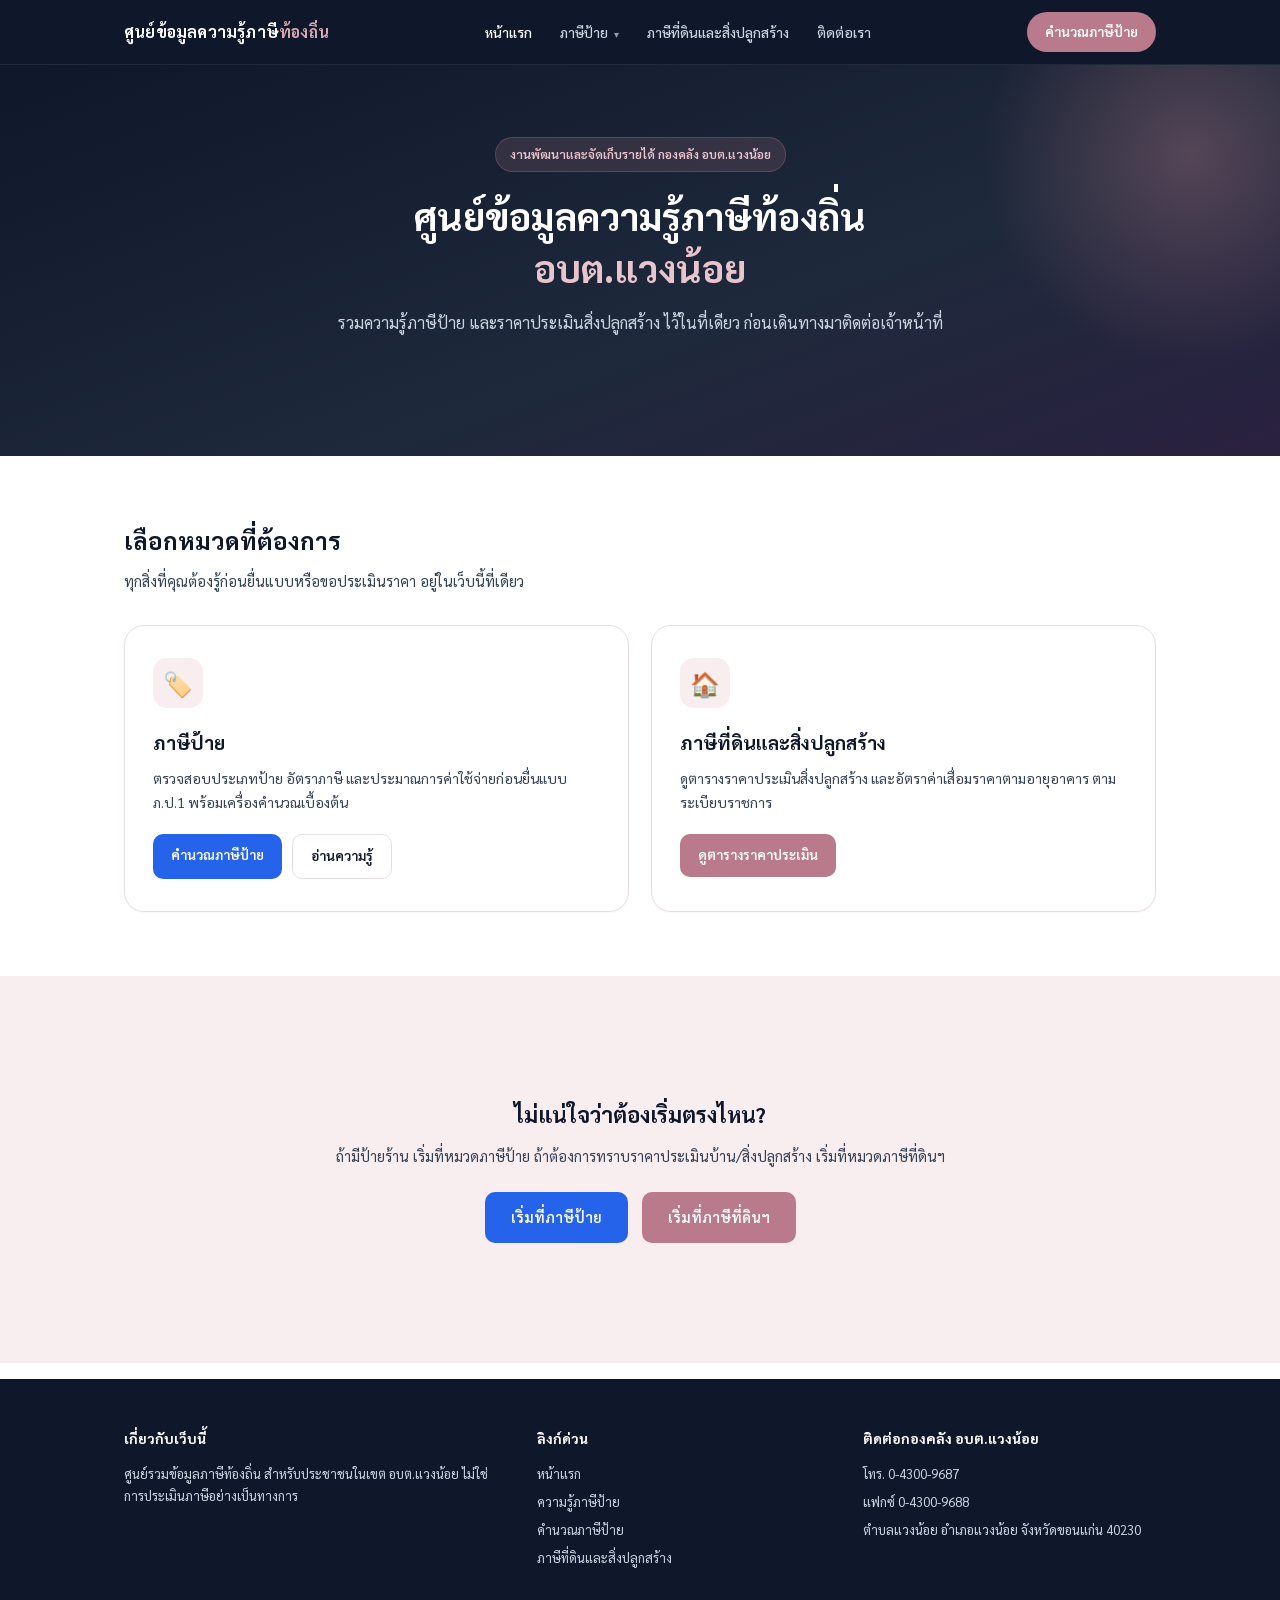
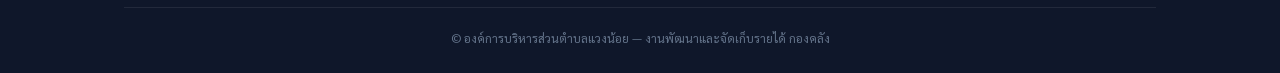
<file: index.html>
<!DOCTYPE html>
<html lang="th">
<head>
<meta charset="UTF-8">
<meta name="viewport" content="width=device-width, initial-scale=1.0">
<title>ศูนย์ข้อมูลภาษีท้องถิ่น | อบต.แวงน้อย</title>
<link href="https://fonts.googleapis.com/css2?family=Sarabun:wght@300;400;500;600;700&display=swap" rel="stylesheet">
<link rel="stylesheet" href="style.css">
</head>
<body>

<nav class="nav">
  <div class="wrap">
    <a href="index.html" class="nav-logo">ศูนย์ข้อมูลความรู้ภาษี<span>ท้องถิ่น</span></a>
    <ul class="nav-links">
      <li><a href="index.html" class="active">หน้าแรก</a></li>
      <li class="nav-item">
        <a href="knowledge.html">ภาษีป้าย <span class="nav-caret">▾</span></a>
        <div class="nav-dropdown">
          <a href="knowledge.html">ความรู้ภาษีป้าย</a>
          <a href="calculator.html">คำนวณภาษีป้าย</a>
        </div>
      </li>
      <li><a href="land-tax.html">ภาษีที่ดินและสิ่งปลูกสร้าง</a></li>
      <li><a href="#footer-contact">ติดต่อเรา</a></li>
    </ul>
    <a href="calculator.html" class="nav-cta">คำนวณภาษีป้าย</a>
  </div>
</nav>

<header class="hero">
  <div class="wrap">
    <span class="eyebrow">งานพัฒนาและจัดเก็บรายได้ กองคลัง อบต.แวงน้อย</span>
    <h1>ศูนย์ข้อมูลความรู้ภาษีท้องถิ่น<br><span class="accent">อบต.แวงน้อย</span></h1>
    <p>รวมความรู้ภาษีป้าย และราคาประเมินสิ่งปลูกสร้าง ไว้ในที่เดียว ก่อนเดินทางมาติดต่อเจ้าหน้าที่</p>
  </div>
</header>

<section>
  <div class="wrap">
    <h2 class="section-title">เลือกหมวดที่ต้องการ</h2>
    <p class="section-sub">ทุกสิ่งที่คุณต้องรู้ก่อนยื่นแบบหรือขอประเมินราคา อยู่ในเว็บนี้ที่เดียว</p>

    <div class="cat-grid">

      <div class="cat-card">
        <div class="icon">🏷️</div>
        <h3>ภาษีป้าย</h3>
        <p>ตรวจสอบประเภทป้าย อัตราภาษี และประมาณการค่าใช้จ่ายก่อนยื่นแบบ ภ.ป.1 พร้อมเครื่องคำนวณเบื้องต้น</p>
        <div class="btn-row">
          <a href="calculator.html" class="btn btn-primary">คำนวณภาษีป้าย</a>
          <a href="knowledge.html" class="btn btn-outline" style="color:var(--navy); border-color:var(--border)">อ่านความรู้</a>
        </div>
      </div>

      <div class="cat-card">
        <div class="icon">🏠</div>
        <h3>ภาษีที่ดินและสิ่งปลูกสร้าง</h3>
        <p>ดูตารางราคาประเมินสิ่งปลูกสร้าง และอัตราค่าเสื่อมราคาตามอายุอาคาร ตามระเบียบราชการ</p>
        <div class="btn-row">
          <a href="land-tax.html" class="btn btn-pink">ดูตารางราคาประเมิน</a>
        </div>
      </div>

    </div>
  </div>
</section>

<section class="alt">
  <div class="wrap">
    <div class="band">
      <h2>ไม่แน่ใจว่าต้องเริ่มตรงไหน?</h2>
      <p>ถ้ามีป้ายร้าน เริ่มที่หมวดภาษีป้าย ถ้าต้องการทราบราคาประเมินบ้าน/สิ่งปลูกสร้าง เริ่มที่หมวดภาษีที่ดินฯ</p>
      <div class="btn-row" style="justify-content:center">
        <a href="knowledge.html" class="btn btn-primary">เริ่มที่ภาษีป้าย</a>
        <a href="land-tax.html" class="btn btn-pink">เริ่มที่ภาษีที่ดินฯ</a>
      </div>
    </div>
  </div>
</section>

<footer id="footer-contact">
  <div class="wrap">
    <div class="footer-grid">
      <div class="footer-col">
        <h4>เกี่ยวกับเว็บนี้</h4>
        <p>ศูนย์รวมข้อมูลภาษีท้องถิ่น สำหรับประชาชนในเขต อบต.แวงน้อย ไม่ใช่การประเมินภาษีอย่างเป็นทางการ</p>
      </div>
      <div class="footer-col">
        <h4>ลิงก์ด่วน</h4>
        <a href="index.html">หน้าแรก</a>
        <a href="knowledge.html">ความรู้ภาษีป้าย</a>
        <a href="calculator.html">คำนวณภาษีป้าย</a>
        <a href="land-tax.html">ภาษีที่ดินและสิ่งปลูกสร้าง</a>
      </div>
      <div class="footer-col">
        <h4>ติดต่อกองคลัง อบต.แวงน้อย</h4>
        <p>โทร. 0-4300-9687</p>
        <p>แฟกซ์ 0-4300-9688</p>
        <p>ตำบลแวงน้อย อำเภอแวงน้อย จังหวัดขอนแก่น 40230</p>
      </div>
    </div>
    <div class="footer-bottom">© องค์การบริหารส่วนตำบลแวงน้อย — งานพัฒนาและจัดเก็บรายได้ กองคลัง</div>
  </div>
</footer>

</body>
</html>
</file>
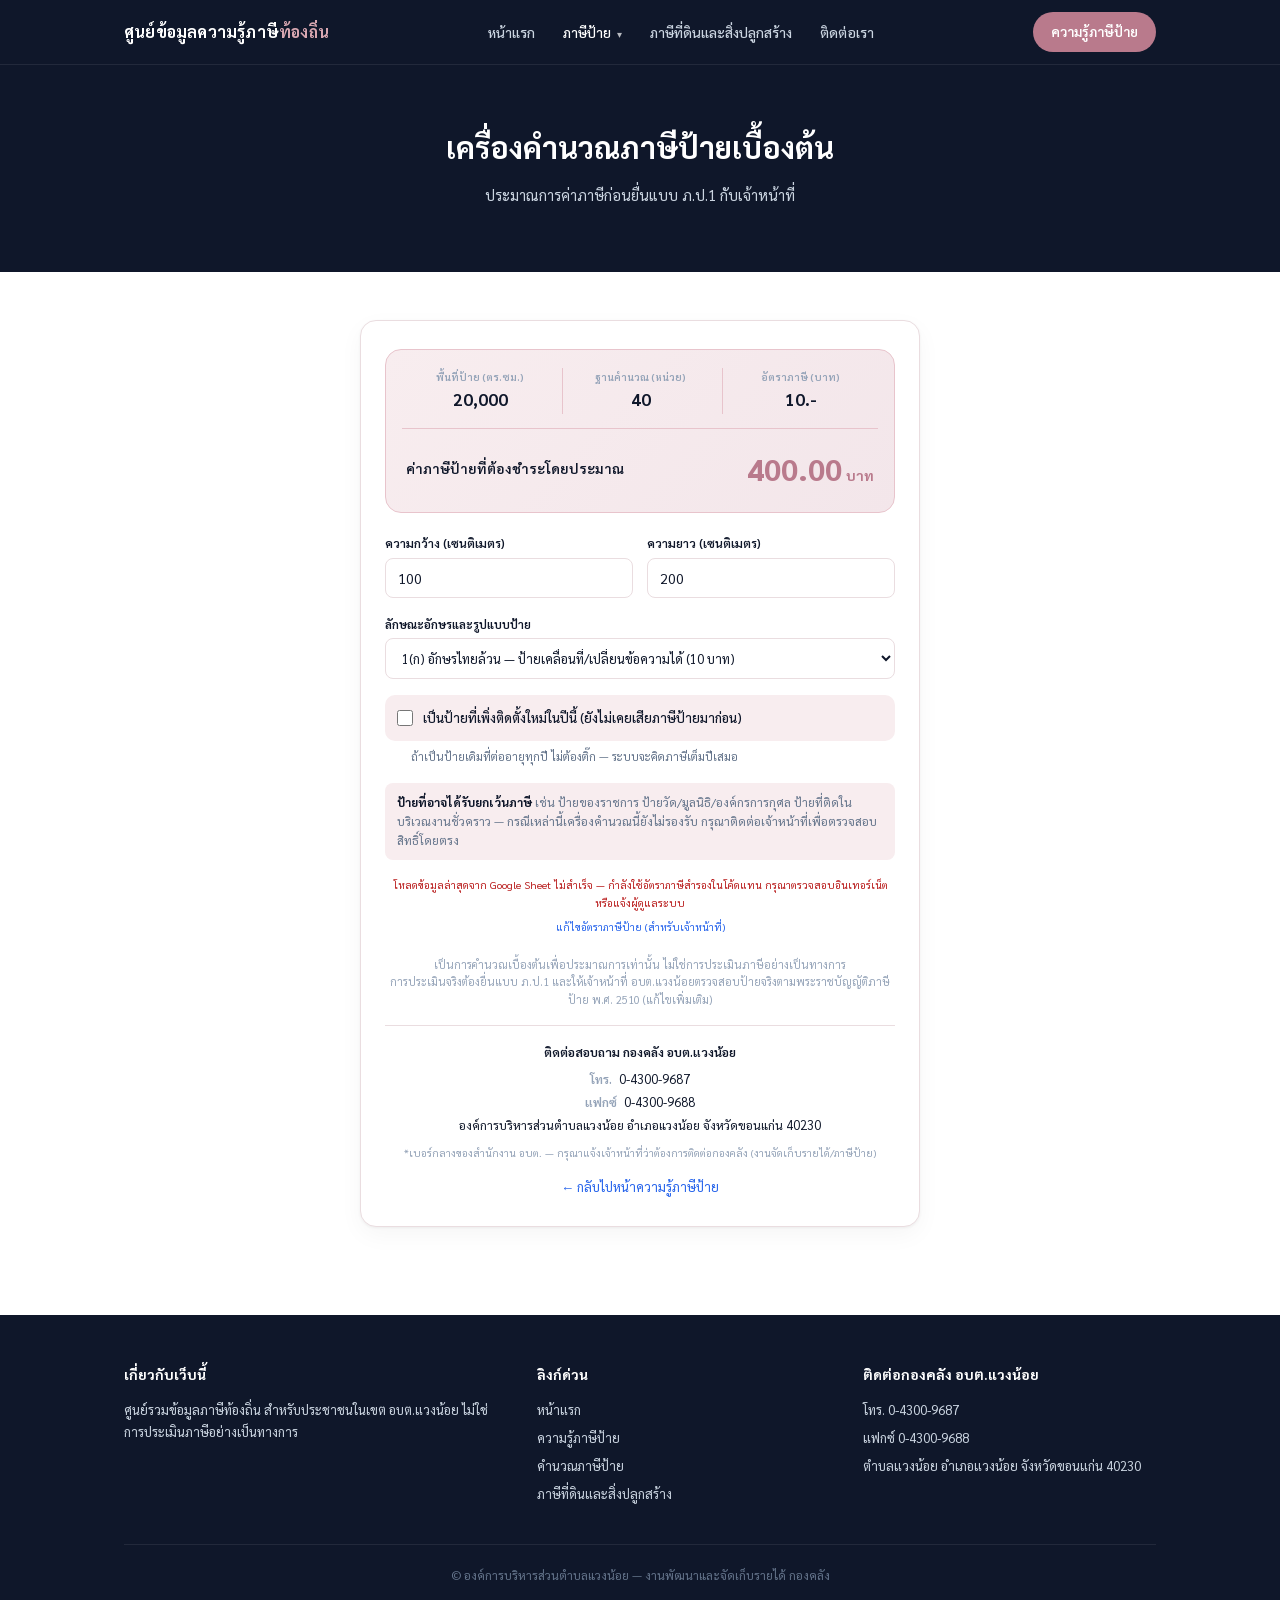
<file: calculator (1).html>
<!DOCTYPE html>
<html lang="th">
<head>
<meta charset="UTF-8">
<meta name="viewport" content="width=device-width, initial-scale=1.0">
<title>คำนวณภาษีป้าย | ศูนย์ข้อมูลภาษีท้องถิ่น อบต.แวงน้อย</title>
<link href="https://fonts.googleapis.com/css2?family=Sarabun:wght@300;400;500;600;700&display=swap" rel="stylesheet">
<link rel="stylesheet" href="style.css">
<style>
  .calc-wrap{padding:48px 24px 72px; display:flex; justify-content:center;}
  .calc-card{
    background:#fff; border-radius:var(--radius); border:1px solid var(--border); max-width:560px; width:100%;
    padding:28px 24px; box-shadow:0 1px 3px rgba(0,0,0,.05), 0 8px 24px rgba(0,0,0,.04);
  }
  .calc-result{
    background:linear-gradient(135deg,var(--pink-bg),#F3E6EA); border:1px solid var(--pink-light);
    border-radius:var(--radius); padding:18px 16px; margin-bottom:20px;
  }
  .calc-grid{display:grid; grid-template-columns:repeat(3,1fr); text-align:center; gap:4px;}
  .calc-grid div + div{border-left:1px solid var(--pink-light);}
  .calc-label{font-size:10.5px; color:#94a3b8; text-transform:uppercase; font-weight:600; display:block;}
  .calc-value{font-size:17px; font-weight:700; color:var(--navy);}
  .calc-hr{border:none; border-top:1px solid var(--pink-light); margin:14px 0;}
  .calc-final-row{display:flex; justify-content:space-between; align-items:center; padding:0 4px;}
  .calc-final-label{font-size:14px; font-weight:600; color:var(--navy); display:block;}
  .calc-final-note{font-size:10px; color:var(--pink); font-weight:600; display:block; margin-top:2px;}
  .calc-final-amount{font-size:30px; font-weight:800; color:var(--pink);}
  .calc-final-unit{font-size:14px; font-weight:700; color:var(--pink); margin-left:4px;}

  .calc-row2{display:grid; grid-template-columns:1fr 1fr; gap:14px; margin-bottom:16px;}
  .calc-field-label{display:block; font-size:12px; font-weight:600; color:var(--navy); margin-bottom:4px;}
  .calc-card input[type=number], .calc-card select{
    width:100%; padding:10px 12px; border:1px solid var(--border); border-radius:8px;
    font-size:14px; font-family:'Sarabun',sans-serif; color:var(--navy); background:#fff;
  }
  .calc-card select{font-size:13px;}
  .calc-card input:focus, .calc-card select:focus{outline:2px solid var(--pink); outline-offset:1px; border-color:transparent;}
  .calc-field{margin-bottom:16px;}
  .calc-error{font-size:11.5px; color:#dc2626; margin-top:4px; display:none;}

  .toggle-row{
    display:flex; align-items:center; gap:10px; background:var(--pink-bg); border-radius:10px;
    padding:12px; margin-bottom:16px;
  }
  .toggle-row input{width:16px; height:16px; margin:0; flex-shrink:0;}
  .toggle-row label{font-size:13px; font-weight:500; color:var(--navy); cursor:pointer;}
  .toggle-hint{font-size:11.5px; color:#64748b; margin:-10px 0 16px 26px;}
  #quarterField{display:none;}

  .calc-exempt{
    font-size:12px; color:#64748b; background:var(--pink-bg); border-radius:8px;
    padding:10px 12px; margin-bottom:16px; line-height:1.6;
  }
  .calc-exempt b{color:var(--navy);}
  .calc-footnote{margin-top:20px; text-align:center; font-size:11px; color:#94a3b8; line-height:1.6;}
  .calc-contact{margin-top:16px; padding-top:16px; border-top:1px solid var(--border); text-align:center;}
  .calc-contact-title{font-size:12.5px; font-weight:600; color:var(--navy); margin:0 0 6px;}
  .calc-contact-line{font-size:12.5px; color:var(--navy); margin:2px 0;}
  .calc-contact-label{font-weight:600; color:#94a3b8; margin-right:4px;}
  .calc-contact-hint{font-size:10.5px; color:#94a3b8; margin:8px 0 0; line-height:1.5;}
  .back-link{display:block; text-align:center; font-size:13px; color:var(--blue); margin-top:16px;}
</style>
</head>
<body>

<nav class="nav">
  <div class="wrap">
    <a href="index.html" class="nav-logo">ศูนย์ข้อมูลความรู้ภาษี<span>ท้องถิ่น</span></a>
    <ul class="nav-links">
      <li><a href="index.html">หน้าแรก</a></li>
      <li class="nav-item">
        <a href="calculator.html" class="active">ภาษีป้าย <span class="nav-caret">▾</span></a>
        <div class="nav-dropdown">
          <a href="knowledge.html">ความรู้ภาษีป้าย</a>
          <a href="calculator.html">คำนวณภาษีป้าย</a>
        </div>
      </li>
      <li><a href="land-tax.html">ภาษีที่ดินและสิ่งปลูกสร้าง</a></li>
      <li><a href="#footer-contact">ติดต่อเรา</a></li>
    </ul>
    <a href="knowledge.html" class="nav-cta">ความรู้ภาษีป้าย</a>
  </div>
</nav>

<header class="page-header">
  <div class="wrap">
    <h1>เครื่องคำนวณภาษีป้ายเบื้องต้น</h1>
    <p>ประมาณการค่าภาษีก่อนยื่นแบบ ภ.ป.1 กับเจ้าหน้าที่</p>
  </div>
</header>

<div class="calc-wrap">
  <div class="calc-card">

    <div class="calc-result">
      <div class="calc-grid">
        <div><span class="calc-label">พื้นที่ป้าย (ตร.ซม.)</span><span class="calc-value" id="area-result">0</span></div>
        <div><span class="calc-label">ฐานคำนวณ (หน่วย)</span><span class="calc-value" id="units-result">0</span></div>
        <div><span class="calc-label">อัตราภาษี (บาท)</span><span class="calc-value"><span id="rate-result">0</span>.-</span></div>
      </div>
      <hr class="calc-hr">
      <div class="calc-final-row">
        <div>
          <span class="calc-final-label">ค่าภาษีป้ายที่ต้องชำระโดยประมาณ</span>
          <span class="calc-final-note" id="min-tax-notice" style="display:none">*เข้าเกณฑ์ภาษีขั้นต่ำ <span id="min-tax-amount">200</span> บาทตามกฎหมาย</span>
        </div>
        <div style="text-align:right">
          <span class="calc-final-amount" id="final-tax">0.00</span><span class="calc-final-unit">บาท</span>
        </div>
      </div>
    </div>

    <div class="calc-row2">
      <div>
        <label class="calc-field-label" for="width">ความกว้าง (เซนติเมตร)</label>
        <input type="number" id="width" value="100" min="0" step="0.1" inputmode="decimal" oninput="calculateTax()">
      </div>
      <div>
        <label class="calc-field-label" for="length">ความยาว (เซนติเมตร)</label>
        <input type="number" id="length" value="200" min="0" step="0.1" inputmode="decimal" oninput="calculateTax()">
      </div>
    </div>
    <p class="calc-error" id="size-error">กรุณากรอกความกว้างและความยาวเป็นตัวเลขที่มากกว่า 0</p>

    <div class="calc-field">
      <label class="calc-field-label" for="category">ลักษณะอักษรและรูปแบบป้าย</label>
      <select id="category" onchange="calculateTax()">
        <option value="1_a">1(ก) อักษรไทยล้วน — ป้ายเคลื่อนที่/เปลี่ยนข้อความได้ (10 บาท)</option>
        <option value="1_b">1(ข) อักษรไทยล้วน — ป้ายนอกจาก (ก) (5 บาท)</option>
        <option value="2_a">2(ก) ไทยปนต่างประเทศ/ภาพ — ป้ายเคลื่อนที่/เปลี่ยนข้อความได้ (52 บาท)</option>
        <option value="2_b">2(ข) ไทยปนต่างประเทศ/ภาพ — ป้ายนอกจาก (ก) (26 บาท)</option>
        <option value="3_a">3(ก) ไม่มีไทย/ไทยอยู่ใต้ภาษาอื่น — ป้ายเคลื่อนที่/เปลี่ยนข้อความได้ (52 บาท)</option>
        <option value="3_b">3(ข) ไม่มีไทย/ไทยอยู่ใต้ภาษาอื่น — ป้ายนอกจาก (ก) (50 บาท)</option>
      </select>
    </div>

    <div class="toggle-row">
      <input type="checkbox" id="isNewSign" onchange="toggleQuarterField()">
      <label for="isNewSign">เป็นป้ายที่เพิ่งติดตั้งใหม่ในปีนี้ (ยังไม่เคยเสียภาษีป้ายมาก่อน)</label>
    </div>
    <p class="toggle-hint">ถ้าเป็นป้ายเดิมที่ต่ออายุทุกปี ไม่ต้องติ๊ก — ระบบจะคิดภาษีเต็มปีเสมอ</p>

    <div class="calc-field" id="quarterField">
      <label class="calc-field-label" for="quarter">ช่วงเดือนที่เริ่มติดตั้งป้าย (ปีแรกเท่านั้น)</label>
      <select id="quarter" onchange="calculateTax()">
        <option value="1.0">ม.ค. – มี.ค. (เสียภาษีเต็มปี 100%)</option>
        <option value="0.75">เม.ย. – มิ.ย. (75%)</option>
        <option value="0.50">ก.ค. – ก.ย. (50%)</option>
        <option value="0.25">ต.ค. – ธ.ค. (25%)</option>
      </select>
    </div>

    <div class="calc-exempt">
      <b>ป้ายที่อาจได้รับยกเว้นภาษี</b> เช่น ป้ายของราชการ ป้ายวัด/มูลนิธิ/องค์กรการกุศล ป้ายที่ติดในบริเวณงานชั่วคราว —
      กรณีเหล่านี้เครื่องคำนวณนี้ยังไม่รองรับ กรุณาติดต่อเจ้าหน้าที่เพื่อตรวจสอบสิทธิ์โดยตรง
    </div>

    <p id="rate-source-status" style="font-size:10.5px; color:#94a3b8; text-align:center; margin:0 0 6px;"></p>
    <p style="font-size:10.5px; text-align:center; margin:0 0 10px;">
      <a href="https://docs.google.com/spreadsheets/d/1I691xwuZc-AxHLhSu6UaioMpc_WHT4ZuxGHaZaCvfWA/edit" target="_blank" rel="noopener" style="color:var(--blue)">แก้ไขอัตราภาษีป้าย (สำหรับเจ้าหน้าที่)</a>
    </p>

    <div class="calc-footnote">
      เป็นการคำนวณเบื้องต้นเพื่อประมาณการเท่านั้น ไม่ใช่การประเมินภาษีอย่างเป็นทางการ<br>
      การประเมินจริงต้องยื่นแบบ ภ.ป.1 และให้เจ้าหน้าที่ อบต.แวงน้อยตรวจสอบป้ายจริงตามพระราชบัญญัติภาษีป้าย พ.ศ. 2510 (แก้ไขเพิ่มเติม)
    </div>

    <div class="calc-contact">
      <p class="calc-contact-title">ติดต่อสอบถาม กองคลัง อบต.แวงน้อย</p>
      <p class="calc-contact-line"><span class="calc-contact-label">โทร.</span> 0-4300-9687</p>
      <p class="calc-contact-line"><span class="calc-contact-label">แฟกซ์</span> 0-4300-9688</p>
      <p class="calc-contact-line">องค์การบริหารส่วนตำบลแวงน้อย อำเภอแวงน้อย จังหวัดขอนแก่น 40230</p>
      <p class="calc-contact-hint">*เบอร์กลางของสำนักงาน อบต. — กรุณาแจ้งเจ้าหน้าที่ว่าต้องการติดต่อกองคลัง (งานจัดเก็บรายได้/ภาษีป้าย)</p>
    </div>

    <a href="knowledge.html" class="back-link">← กลับไปหน้าความรู้ภาษีป้าย</a>
  </div>
</div>

<footer id="footer-contact">
  <div class="wrap">
    <div class="footer-grid">
      <div class="footer-col">
        <h4>เกี่ยวกับเว็บนี้</h4>
        <p>ศูนย์รวมข้อมูลภาษีท้องถิ่น สำหรับประชาชนในเขต อบต.แวงน้อย ไม่ใช่การประเมินภาษีอย่างเป็นทางการ</p>
      </div>
      <div class="footer-col">
        <h4>ลิงก์ด่วน</h4>
        <a href="index.html">หน้าแรก</a>
        <a href="knowledge.html">ความรู้ภาษีป้าย</a>
        <a href="calculator.html">คำนวณภาษีป้าย</a>
        <a href="land-tax.html">ภาษีที่ดินและสิ่งปลูกสร้าง</a>
      </div>
      <div class="footer-col">
        <h4>ติดต่อกองคลัง อบต.แวงน้อย</h4>
        <p>โทร. 0-4300-9687</p>
        <p>แฟกซ์ 0-4300-9688</p>
        <p>ตำบลแวงน้อย อำเภอแวงน้อย จังหวัดขอนแก่น 40230</p>
      </div>
    </div>
    <div class="footer-bottom">© องค์การบริหารส่วนตำบลแวงน้อย — งานพัฒนาและจัดเก็บรายได้ กองคลัง</div>
  </div>
</footer>

<script src="script.js"></script>
</body>
</html>
</file>
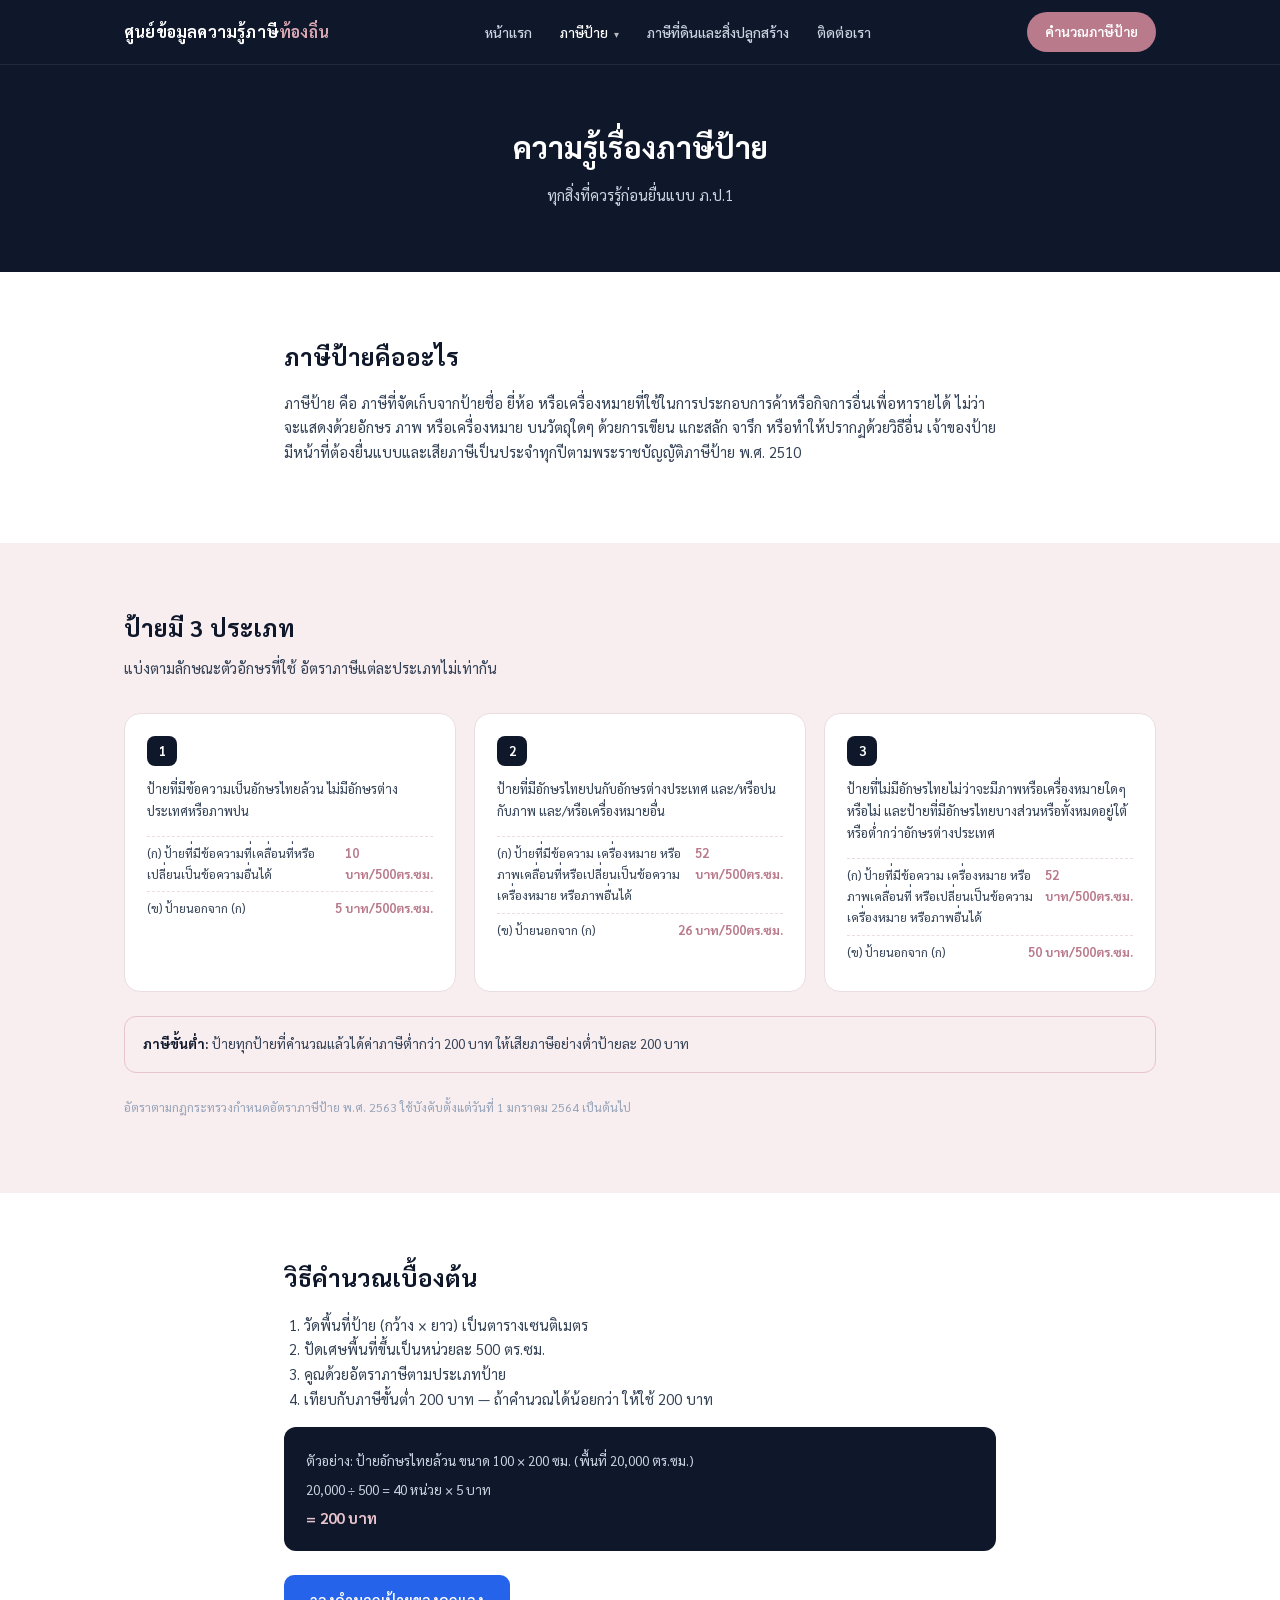
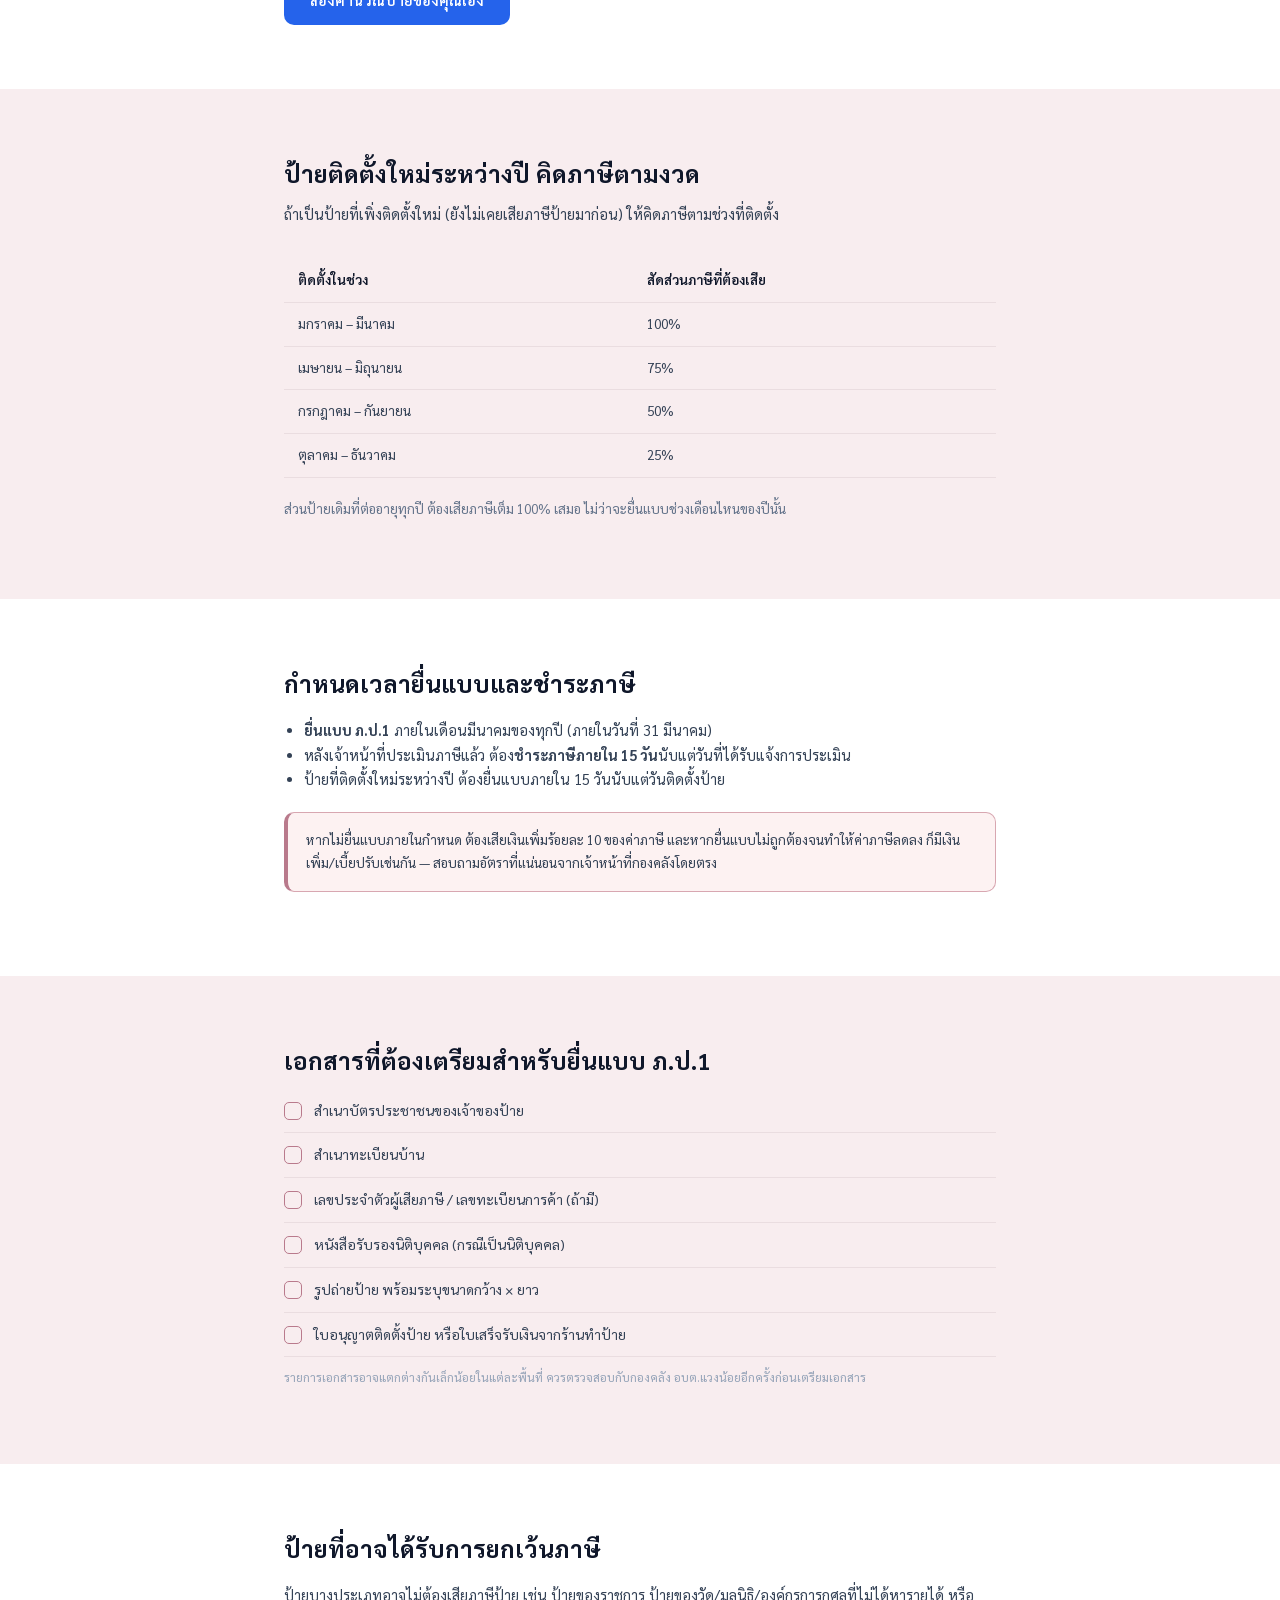
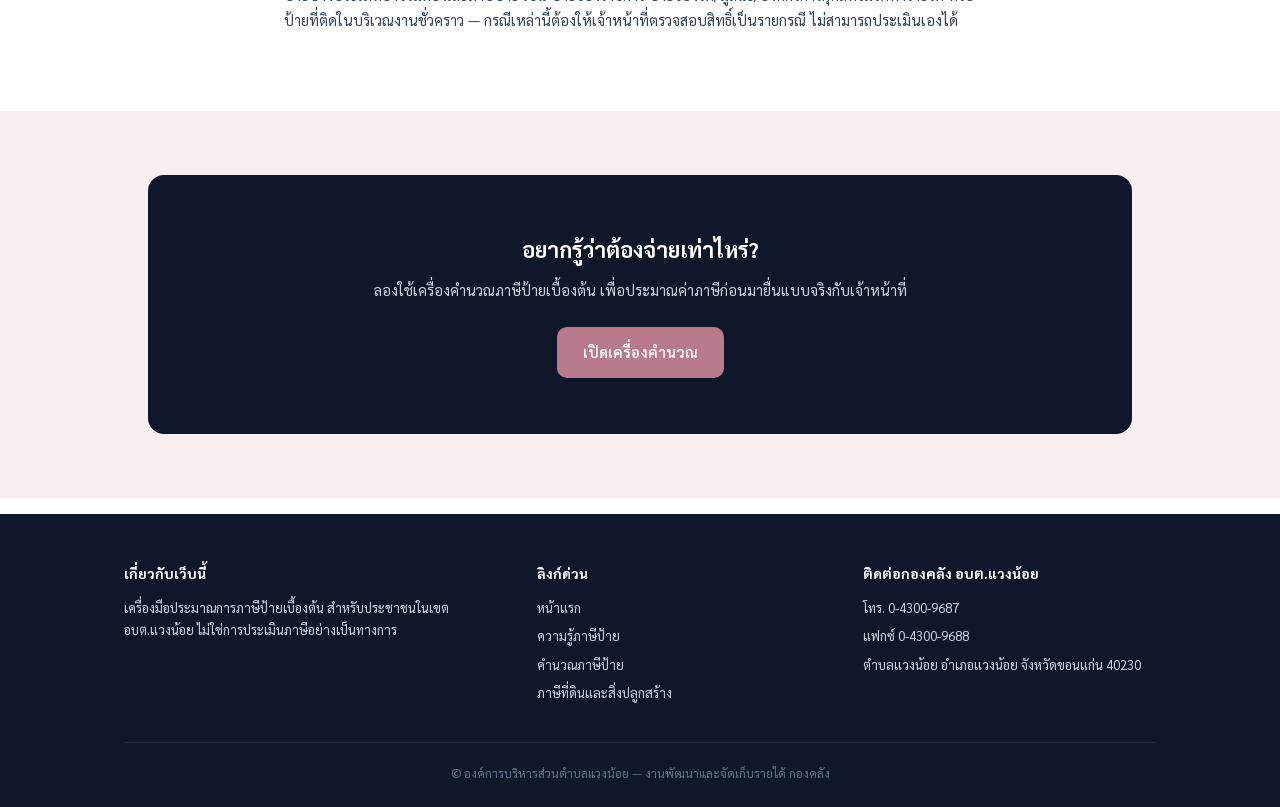
<file: knowledge.html>
<!DOCTYPE html>
<html lang="th">
<head>
<meta charset="UTF-8">
<meta name="viewport" content="width=device-width, initial-scale=1.0">
<title>ความรู้ภาษีป้าย | ศูนย์ข้อมูลภาษีท้องถิ่น อบต.แวงน้อย</title>
<link href="https://fonts.googleapis.com/css2?family=Sarabun:wght@300;400;500;600;700&display=swap" rel="stylesheet">
<link rel="stylesheet" href="style.css">
</head>
<body>

<nav class="nav">
  <div class="wrap">
    <a href="index.html" class="nav-logo">ศูนย์ข้อมูลความรู้ภาษี<span>ท้องถิ่น</span></a>
    <ul class="nav-links">
      <li><a href="index.html">หน้าแรก</a></li>
      <li class="nav-item">
        <a href="knowledge.html" class="active">ภาษีป้าย <span class="nav-caret">▾</span></a>
        <div class="nav-dropdown">
          <a href="knowledge.html">ความรู้ภาษีป้าย</a>
          <a href="calculator.html">คำนวณภาษีป้าย</a>
        </div>
      </li>
      <li><a href="land-tax.html">ภาษีที่ดินและสิ่งปลูกสร้าง</a></li>
      <li><a href="#footer-contact">ติดต่อเรา</a></li>
    </ul>
    <a href="calculator.html" class="nav-cta">คำนวณภาษีป้าย</a>
  </div>
</nav>

<header class="page-header">
  <div class="wrap">
    <h1>ความรู้เรื่องภาษีป้าย</h1>
    <p>ทุกสิ่งที่ควรรู้ก่อนยื่นแบบ ภ.ป.1</p>
  </div>
</header>

<section>
  <div class="wrap" style="max-width:760px">

    <h2 class="section-title" id="what">ภาษีป้ายคืออะไร</h2>
    <p style="font-size:14.5px">
      ภาษีป้าย คือ ภาษีที่จัดเก็บจากป้ายชื่อ ยี่ห้อ หรือเครื่องหมายที่ใช้ในการประกอบการค้าหรือกิจการอื่นเพื่อหารายได้
      ไม่ว่าจะแสดงด้วยอักษร ภาพ หรือเครื่องหมาย บนวัตถุใดๆ ด้วยการเขียน แกะสลัก จารึก หรือทำให้ปรากฏด้วยวิธีอื่น
      เจ้าของป้ายมีหน้าที่ต้องยื่นแบบและเสียภาษีเป็นประจำทุกปีตามพระราชบัญญัติภาษีป้าย พ.ศ. 2510
    </p>

  </div>
</section>

<section class="alt">
  <div class="wrap">
    <h2 class="section-title">ป้ายมี 3 ประเภท</h2>
    <p class="section-sub">แบ่งตามลักษณะตัวอักษรที่ใช้ อัตราภาษีแต่ละประเภทไม่เท่ากัน</p>

    <div class="type-grid">
      <div class="type-card">
        <span class="num">1</span>
        <p>ป้ายที่มีข้อความเป็นอักษรไทยล้วน ไม่มีอักษรต่างประเทศหรือภาพปน</p>
        <div class="rate-row"><span>(ก) ป้ายที่มีข้อความที่เคลื่อนที่หรือเปลี่ยนเป็นข้อความอื่นได้</span><b id="k-rate-1_a">10 บาท/500ตร.ซม.</b></div>
        <div class="rate-row"><span>(ข) ป้ายนอกจาก (ก)</span><b id="k-rate-1_b">5 บาท/500ตร.ซม.</b></div>
      </div>

      <div class="type-card">
        <span class="num">2</span>
        <p>ป้ายที่มีอักษรไทยปนกับอักษรต่างประเทศ และ/หรือปนกับภาพ และ/หรือเครื่องหมายอื่น</p>
        <div class="rate-row"><span>(ก) ป้ายที่มีข้อความ เครื่องหมาย หรือภาพเคลื่อนที่หรือเปลี่ยนเป็นข้อความ เครื่องหมาย หรือภาพอื่นได้</span><b id="k-rate-2_a">52 บาท/500ตร.ซม.</b></div>
        <div class="rate-row"><span>(ข) ป้ายนอกจาก (ก)</span><b id="k-rate-2_b">26 บาท/500ตร.ซม.</b></div>
      </div>

      <div class="type-card">
        <span class="num">3</span>
        <p>ป้ายที่ไม่มีอักษรไทยไม่ว่าจะมีภาพหรือเครื่องหมายใดๆ หรือไม่ และป้ายที่มีอักษรไทยบางส่วนหรือทั้งหมดอยู่ใต้หรือต่ำกว่าอักษรต่างประเทศ</p>
        <div class="rate-row"><span>(ก) ป้ายที่มีข้อความ เครื่องหมาย หรือภาพเคลื่อนที่ หรือเปลี่ยนเป็นข้อความ เครื่องหมาย หรือภาพอื่นได้</span><b id="k-rate-3_a">52 บาท/500ตร.ซม.</b></div>
        <div class="rate-row"><span>(ข) ป้ายนอกจาก (ก)</span><b id="k-rate-3_b">50 บาท/500ตร.ซม.</b></div>
      </div>
    </div>

    <div class="callout"><b>ภาษีขั้นต่ำ:</b> ป้ายทุกป้ายที่คำนวณแล้วได้ค่าภาษีต่ำกว่า <span class="k-min-tax">200</span> บาท ให้เสียภาษีอย่างต่ำป้ายละ <span class="k-min-tax">200</span> บาท</div>
    <p class="footnote">อัตราตามกฎกระทรวงกำหนดอัตราภาษีป้าย พ.ศ. 2563 ใช้บังคับตั้งแต่วันที่ 1 มกราคม 2564 เป็นต้นไป</p>
  </div>
</section>

<section>
  <div class="wrap" style="max-width:760px">
    <h2 class="section-title">วิธีคำนวณเบื้องต้น</h2>
    <ol style="font-size:14.5px; padding-left:20px;">
      <li>วัดพื้นที่ป้าย (กว้าง × ยาว) เป็นตารางเซนติเมตร</li>
      <li>ปัดเศษพื้นที่ขึ้นเป็นหน่วยละ 500 ตร.ซม.</li>
      <li>คูณด้วยอัตราภาษีตามประเภทป้าย</li>
      <li>เทียบกับภาษีขั้นต่ำ <span class="k-min-tax">200</span> บาท — ถ้าคำนวณได้น้อยกว่า ให้ใช้ <span class="k-min-tax">200</span> บาท</li>
    </ol>

    <div class="example-box">
      <div class="line">ตัวอย่าง: ป้ายอักษรไทยล้วน ขนาด 100 × 200 ซม. (พื้นที่ 20,000 ตร.ซม.)</div>
      <div class="line">20,000 ÷ 500 = <span id="k-example-units">40</span> หน่วย × <span id="k-example-rate">5</span> บาท</div>
      <div class="result">= <span id="k-example-result">200</span> บาท</div>
    </div>

    <a href="calculator.html" class="btn btn-primary">ลองคำนวณป้ายของคุณเอง</a>
  </div>
</section>

<section class="alt">
  <div class="wrap" style="max-width:760px">
    <h2 class="section-title">ป้ายติดตั้งใหม่ระหว่างปี คิดภาษีตามงวด</h2>
    <p class="section-sub">ถ้าเป็นป้ายที่เพิ่งติดตั้งใหม่ (ยังไม่เคยเสียภาษีป้ายมาก่อน) ให้คิดภาษีตามช่วงที่ติดตั้ง</p>

    <table>
      <tr><th>ติดตั้งในช่วง</th><th>สัดส่วนภาษีที่ต้องเสีย</th></tr>
      <tr><td>มกราคม – มีนาคม</td><td>100%</td></tr>
      <tr><td>เมษายน – มิถุนายน</td><td>75%</td></tr>
      <tr><td>กรกฎาคม – กันยายน</td><td>50%</td></tr>
      <tr><td>ตุลาคม – ธันวาคม</td><td>25%</td></tr>
    </table>

    <p style="font-size:13.5px; color:#64748b">ส่วนป้ายเดิมที่ต่ออายุทุกปี ต้องเสียภาษีเต็ม 100% เสมอ ไม่ว่าจะยื่นแบบช่วงเดือนไหนของปีนั้น</p>
  </div>
</section>

<section>
  <div class="wrap" style="max-width:760px">
    <h2 class="section-title">กำหนดเวลายื่นแบบและชำระภาษี</h2>
    <ul style="font-size:14.5px; padding-left:20px;">
      <li><b>ยื่นแบบ ภ.ป.1</b> ภายในเดือนมีนาคมของทุกปี (ภายในวันที่ 31 มีนาคม)</li>
      <li>หลังเจ้าหน้าที่ประเมินภาษีแล้ว ต้อง<b>ชำระภาษีภายใน 15 วัน</b>นับแต่วันที่ได้รับแจ้งการประเมิน</li>
      <li>ป้ายที่ติดตั้งใหม่ระหว่างปี ต้องยื่นแบบภายใน 15 วันนับแต่วันติดตั้งป้าย</li>
    </ul>

    <div class="warn">
      หากไม่ยื่นแบบภายในกำหนด ต้องเสียเงินเพิ่มร้อยละ 10 ของค่าภาษี และหากยื่นแบบไม่ถูกต้องจนทำให้ค่าภาษีลดลง
      ก็มีเงินเพิ่ม/เบี้ยปรับเช่นกัน — สอบถามอัตราที่แน่นอนจากเจ้าหน้าที่กองคลังโดยตรง
    </div>
  </div>
</section>

<section class="alt">
  <div class="wrap" style="max-width:760px">
    <h2 class="section-title">เอกสารที่ต้องเตรียมสำหรับยื่นแบบ ภ.ป.1</h2>
    <ul class="checklist">
      <li>สำเนาบัตรประชาชนของเจ้าของป้าย</li>
      <li>สำเนาทะเบียนบ้าน</li>
      <li>เลขประจำตัวผู้เสียภาษี / เลขทะเบียนการค้า (ถ้ามี)</li>
      <li>หนังสือรับรองนิติบุคคล (กรณีเป็นนิติบุคคล)</li>
      <li>รูปถ่ายป้าย พร้อมระบุขนาดกว้าง × ยาว</li>
      <li>ใบอนุญาตติดตั้งป้าย หรือใบเสร็จรับเงินจากร้านทำป้าย</li>
    </ul>
    <p class="footnote">รายการเอกสารอาจแตกต่างกันเล็กน้อยในแต่ละพื้นที่ ควรตรวจสอบกับกองคลัง อบต.แวงน้อยอีกครั้งก่อนเตรียมเอกสาร</p>
  </div>
</section>

<section>
  <div class="wrap" style="max-width:760px">
    <h2 class="section-title">ป้ายที่อาจได้รับการยกเว้นภาษี</h2>
    <p style="font-size:14.5px">
      ป้ายบางประเภทอาจไม่ต้องเสียภาษีป้าย เช่น ป้ายของราชการ ป้ายของวัด/มูลนิธิ/องค์กรการกุศลที่ไม่ได้หารายได้
      หรือป้ายที่ติดในบริเวณงานชั่วคราว — กรณีเหล่านี้ต้องให้เจ้าหน้าที่ตรวจสอบสิทธิ์เป็นรายกรณี ไม่สามารถประเมินเองได้
    </p>
  </div>
</section>

<section class="alt">
  <div class="wrap">
    <div class="band band-dark">
      <h2>อยากรู้ว่าต้องจ่ายเท่าไหร่?</h2>
      <p>ลองใช้เครื่องคำนวณภาษีป้ายเบื้องต้น เพื่อประมาณค่าภาษีก่อนมายื่นแบบจริงกับเจ้าหน้าที่</p>
      <a href="calculator.html" class="btn btn-pink">เปิดเครื่องคำนวณ</a>
    </div>
  </div>
</section>

<footer id="footer-contact">
  <div class="wrap">
    <div class="footer-grid">
      <div class="footer-col">
        <h4>เกี่ยวกับเว็บนี้</h4>
        <p>เครื่องมือประมาณการภาษีป้ายเบื้องต้น สำหรับประชาชนในเขต อบต.แวงน้อย ไม่ใช่การประเมินภาษีอย่างเป็นทางการ</p>
      </div>
      <div class="footer-col">
        <h4>ลิงก์ด่วน</h4>
        <a href="index.html">หน้าแรก</a>
        <a href="knowledge.html">ความรู้ภาษีป้าย</a>
        <a href="calculator.html">คำนวณภาษีป้าย</a>
        <a href="land-tax.html">ภาษีที่ดินและสิ่งปลูกสร้าง</a>
      </div>
      <div class="footer-col">
        <h4>ติดต่อกองคลัง อบต.แวงน้อย</h4>
        <p>โทร. 0-4300-9687</p>
        <p>แฟกซ์ 0-4300-9688</p>
        <p>ตำบลแวงน้อย อำเภอแวงน้อย จังหวัดขอนแก่น 40230</p>
      </div>
    </div>
    <div class="footer-bottom">© องค์การบริหารส่วนตำบลแวงน้อย — งานพัฒนาและจัดเก็บรายได้ กองคลัง</div>
  </div>
</footer>

<script src="script.js"></script>
</body>
</html>
</file>
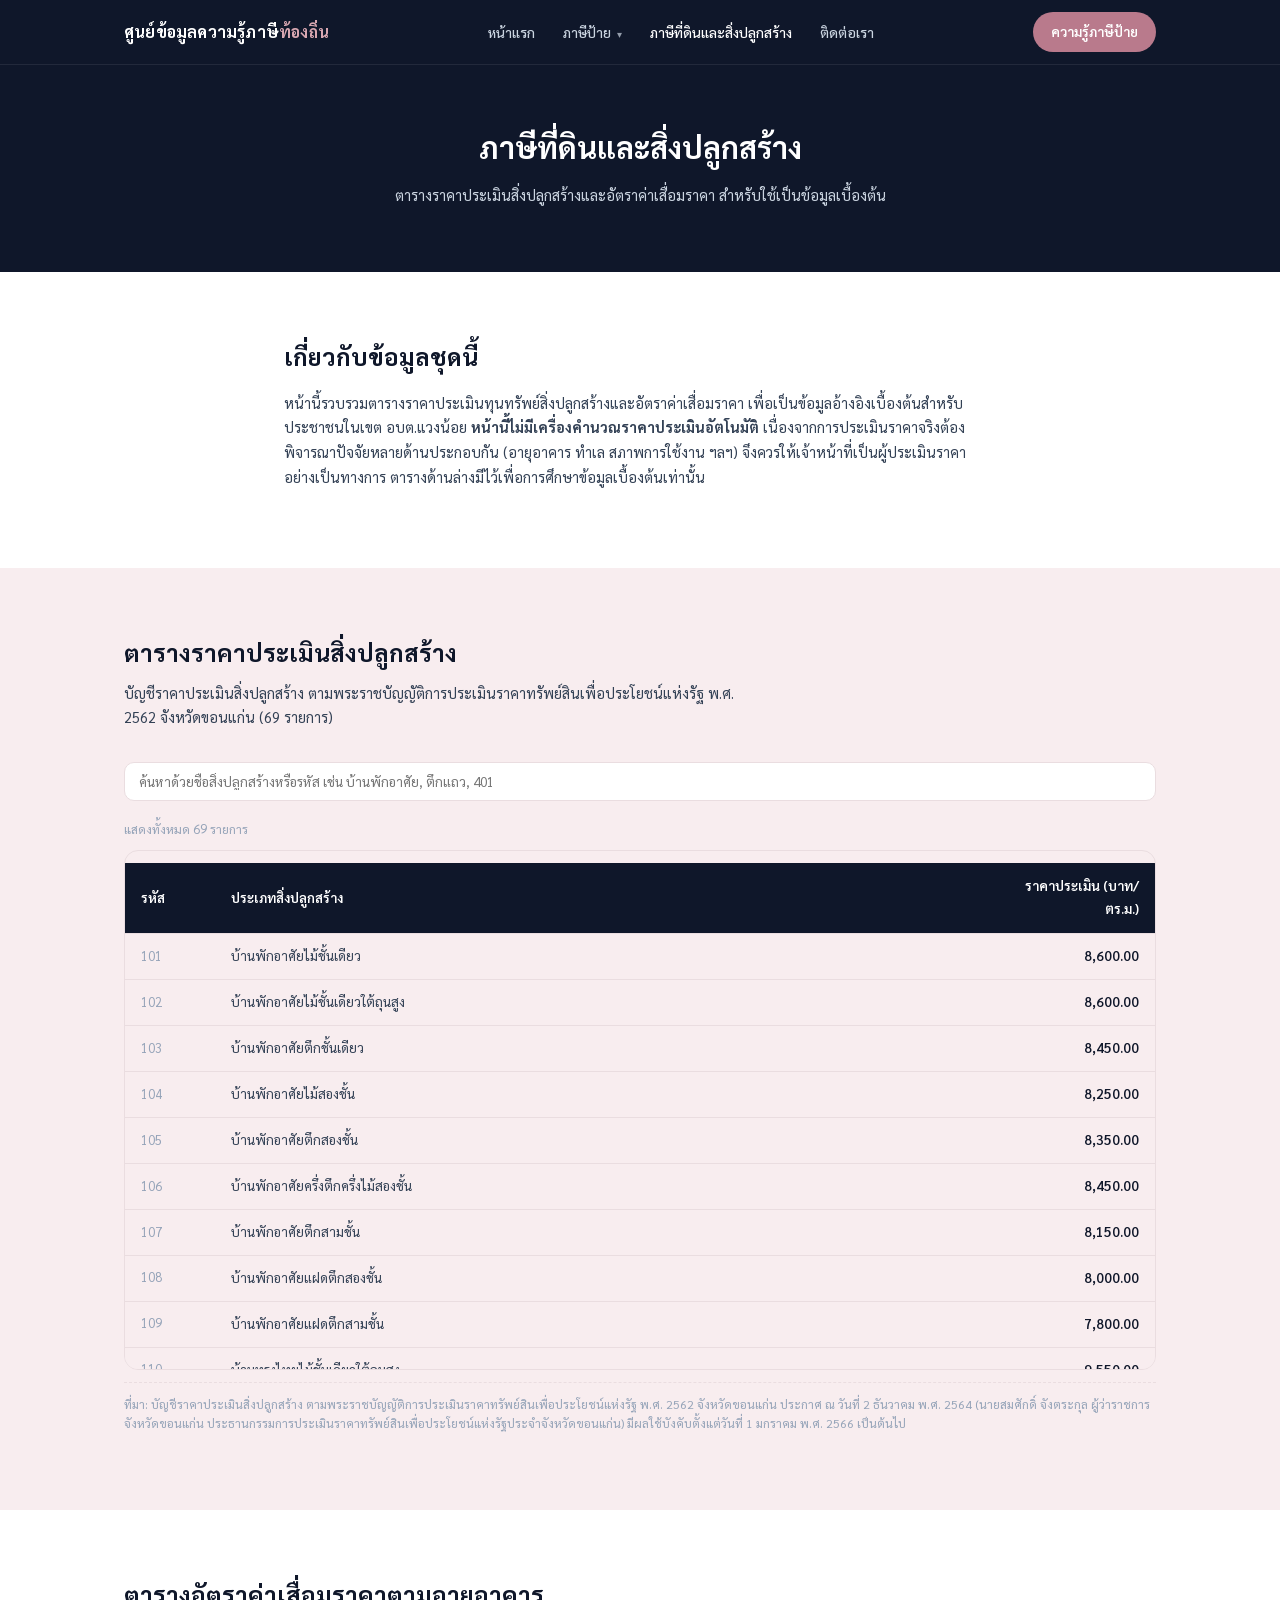
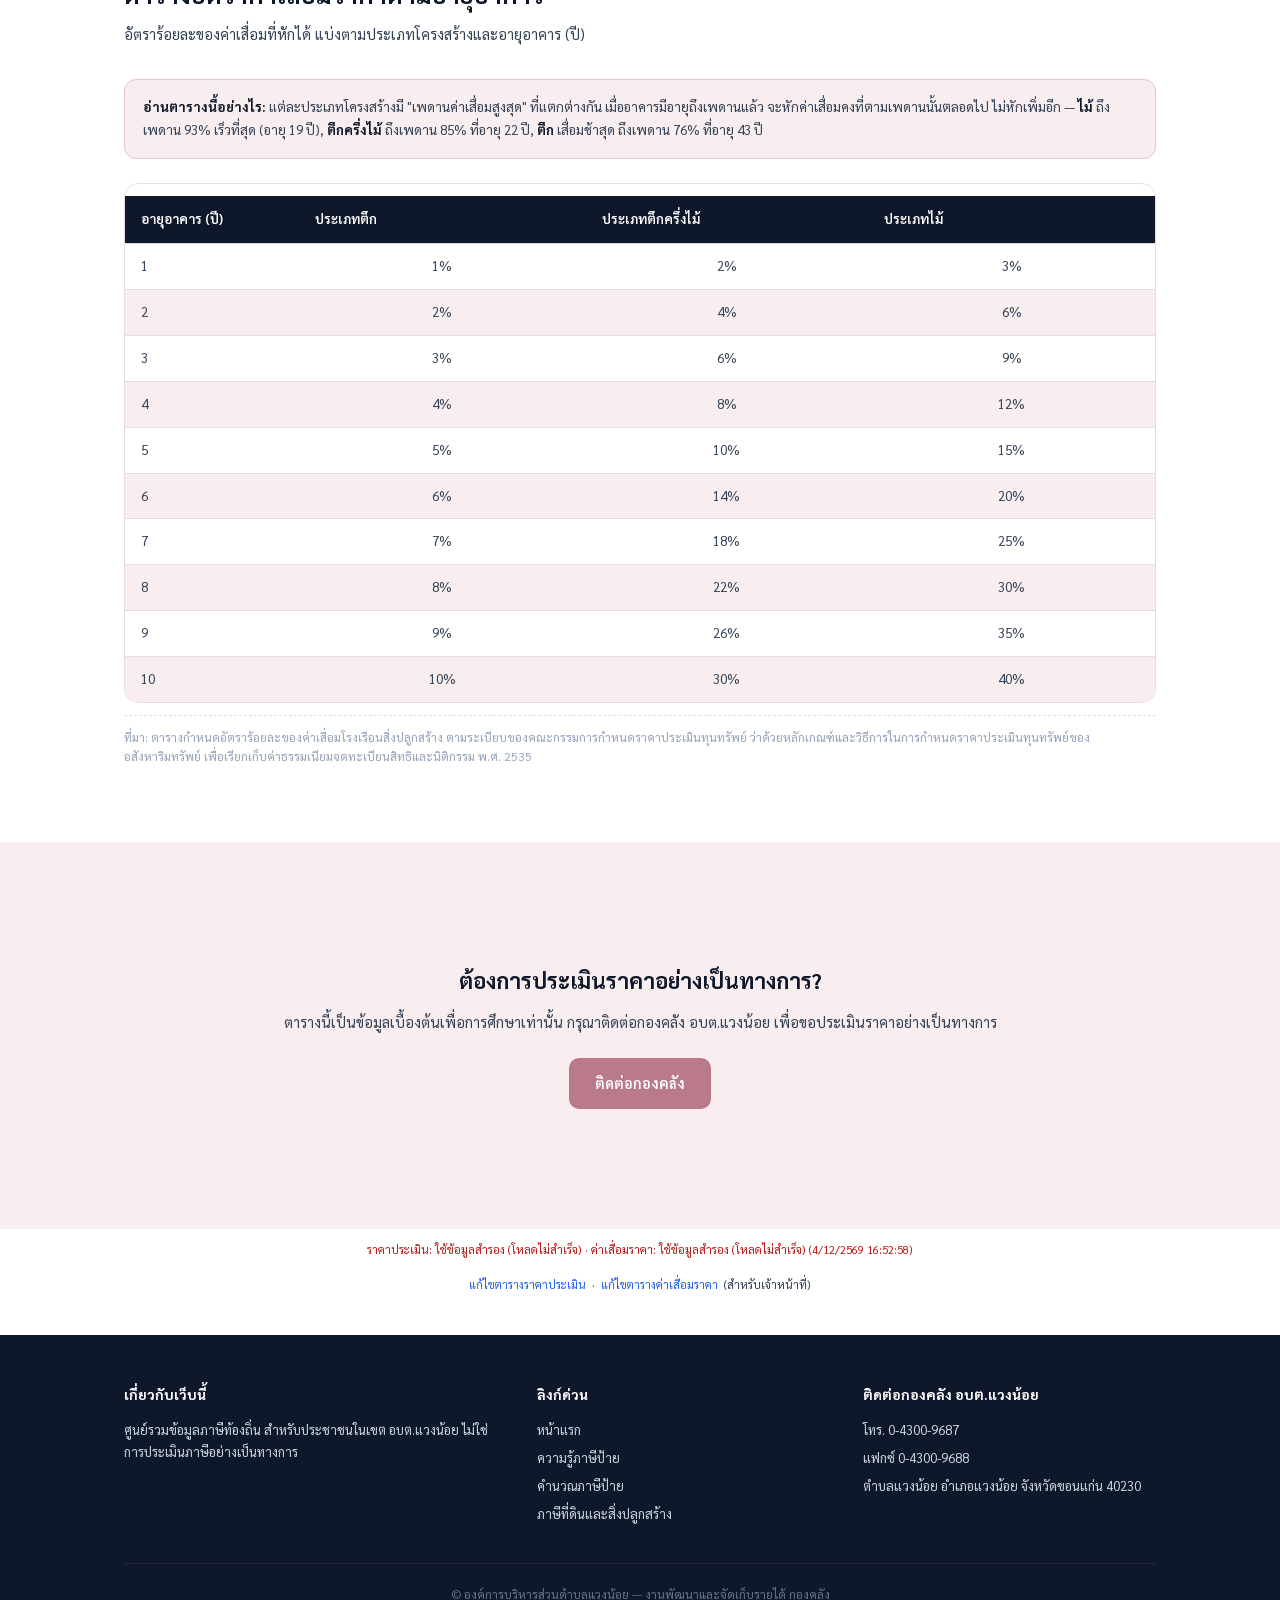
<file: land-tax (1).html>
<!DOCTYPE html>
<html lang="th">
<head>
<meta charset="UTF-8">
<meta name="viewport" content="width=device-width, initial-scale=1.0">
<title>ภาษีที่ดินและสิ่งปลูกสร้าง | ศูนย์ข้อมูลภาษีท้องถิ่น อบต.แวงน้อย</title>
<link href="https://fonts.googleapis.com/css2?family=Sarabun:wght@300;400;500;600;700&display=swap" rel="stylesheet">
<link rel="stylesheet" href="style.css">
</head>
<body>

<nav class="nav">
  <div class="wrap">
    <a href="index.html" class="nav-logo">ศูนย์ข้อมูลความรู้ภาษี<span>ท้องถิ่น</span></a>
    <ul class="nav-links">
      <li><a href="index.html">หน้าแรก</a></li>
      <li class="nav-item">
        <a href="knowledge.html">ภาษีป้าย <span class="nav-caret">▾</span></a>
        <div class="nav-dropdown">
          <a href="knowledge.html">ความรู้ภาษีป้าย</a>
          <a href="calculator.html">คำนวณภาษีป้าย</a>
        </div>
      </li>
      <li><a href="land-tax.html" class="active">ภาษีที่ดินและสิ่งปลูกสร้าง</a></li>
      <li><a href="#footer-contact">ติดต่อเรา</a></li>
    </ul>
    <a href="knowledge.html" class="nav-cta">ความรู้ภาษีป้าย</a>
  </div>
</nav>

<header class="page-header">
  <div class="wrap">
    <h1>ภาษีที่ดินและสิ่งปลูกสร้าง</h1>
    <p>ตารางราคาประเมินสิ่งปลูกสร้างและอัตราค่าเสื่อมราคา สำหรับใช้เป็นข้อมูลเบื้องต้น</p>
  </div>
</header>

<section>
  <div class="wrap" style="max-width:760px">
    <h2 class="section-title">เกี่ยวกับข้อมูลชุดนี้</h2>
    <p style="font-size:14.5px">
      หน้านี้รวบรวมตารางราคาประเมินทุนทรัพย์สิ่งปลูกสร้างและอัตราค่าเสื่อมราคา เพื่อเป็นข้อมูลอ้างอิงเบื้องต้นสำหรับประชาชนในเขต อบต.แวงน้อย
      <b>หน้านี้ไม่มีเครื่องคำนวณราคาประเมินอัตโนมัติ</b> เนื่องจากการประเมินราคาจริงต้องพิจารณาปัจจัยหลายด้านประกอบกัน
      (อายุอาคาร ทำเล สภาพการใช้งาน ฯลฯ) จึงควรให้เจ้าหน้าที่เป็นผู้ประเมินราคาอย่างเป็นทางการ ตารางด้านล่างมีไว้เพื่อการศึกษาข้อมูลเบื้องต้นเท่านั้น
    </p>
  </div>
</section>

<section class="alt">
  <div class="wrap">
    <h2 class="section-title">ตารางราคาประเมินสิ่งปลูกสร้าง</h2>
    <p class="section-sub">บัญชีราคาประเมินสิ่งปลูกสร้าง ตามพระราชบัญญัติการประเมินราคาทรัพย์สินเพื่อประโยชน์แห่งรัฐ พ.ศ. 2562 จังหวัดขอนแก่น (69 รายการ)</p>

    <div class="table-tools">
      <input type="text" id="priceSearch" placeholder="ค้นหาด้วยชื่อสิ่งปลูกสร้างหรือรหัส เช่น บ้านพักอาศัย, ตึกแถว, 401" oninput="filterPriceTable()">
    </div>
    <p class="table-count" id="priceCount">กำลังโหลดข้อมูล...</p>

    <div class="data-table-wrap">
      <table class="data-table" id="priceTable">
        <thead>
          <tr><th style="width:90px">รหัส</th><th>ประเภทสิ่งปลูกสร้าง</th><th style="width:160px; text-align:right">ราคาประเมิน (บาท/ตร.ม.)</th></tr>
        </thead>
        <tbody>
        </tbody>
      </table>
      <p class="no-results" id="priceNoResults">ไม่พบรายการที่ค้นหา ลองใช้คำอื่น</p>
    </div>

    <p class="source-note">
      ที่มา: บัญชีราคาประเมินสิ่งปลูกสร้าง ตามพระราชบัญญัติการประเมินราคาทรัพย์สินเพื่อประโยชน์แห่งรัฐ พ.ศ. 2562 จังหวัดขอนแก่น
      ประกาศ ณ วันที่ 2 ธันวาคม พ.ศ. 2564 (นายสมศักดิ์ จังตระกุล ผู้ว่าราชการจังหวัดขอนแก่น ประธานกรรมการประเมินราคาทรัพย์สินเพื่อประโยชน์แห่งรัฐประจำจังหวัดขอนแก่น)
      มีผลใช้บังคับตั้งแต่วันที่ 1 มกราคม พ.ศ. 2566 เป็นต้นไป
    </p>
  </div>
</section>

<section>
  <div class="wrap">
    <h2 class="section-title">ตารางอัตราค่าเสื่อมราคาตามอายุอาคาร</h2>
    <p class="section-sub">อัตราร้อยละของค่าเสื่อมที่หักได้ แบ่งตามประเภทโครงสร้างและอายุอาคาร (ปี)</p>

    <div class="callout">
      <b>อ่านตารางนี้อย่างไร:</b> แต่ละประเภทโครงสร้างมี "เพดานค่าเสื่อมสูงสุด" ที่แตกต่างกัน เมื่ออาคารมีอายุถึงเพดานแล้ว
      จะหักค่าเสื่อมคงที่ตามเพดานนั้นตลอดไป ไม่หักเพิ่มอีก — <b>ไม้</b> ถึงเพดาน 93% เร็วที่สุด (อายุ 19 ปี),
      <b>ตึกครึ่งไม้</b> ถึงเพดาน 85% ที่อายุ 22 ปี, <b>ตึก</b> เสื่อมช้าสุด ถึงเพดาน 76% ที่อายุ 43 ปี
    </div>

    <div class="data-table-wrap">
      <table class="data-table dep-table">
        <thead>
          <tr><th>อายุอาคาร (ปี)</th><th>ประเภทตึก</th><th>ประเภทตึกครึ่งไม้</th><th>ประเภทไม้</th></tr>
        </thead>
        <tbody>
        </tbody>
      </table>
    </div>

    <p class="source-note">
      ที่มา: ตารางกำหนดอัตราร้อยละของค่าเสื่อมโรงเรือนสิ่งปลูกสร้าง ตามระเบียบของคณะกรรมการกำหนดราคาประเมินทุนทรัพย์
      ว่าด้วยหลักเกณฑ์และวิธีการในการกำหนดราคาประเมินทุนทรัพย์ของอสังหาริมทรัพย์ เพื่อเรียกเก็บค่าธรรมเนียมจดทะเบียนสิทธิและนิติกรรม พ.ศ. 2535
    </p>
  </div>
</section>

<section class="alt">
  <div class="wrap">
    <div class="band">
      <h2>ต้องการประเมินราคาอย่างเป็นทางการ?</h2>
      <p>ตารางนี้เป็นข้อมูลเบื้องต้นเพื่อการศึกษาเท่านั้น กรุณาติดต่อกองคลัง อบต.แวงน้อย เพื่อขอประเมินราคาอย่างเป็นทางการ</p>
      <div class="btn-row" style="justify-content:center">
        <a href="#footer-contact" class="btn btn-pink">ติดต่อกองคลัง</a>
      </div>
    </div>
  </div>
</section>

<p id="lt-source-status" style="text-align:center; font-size:11.5px; color:#94a3b8; padding:0 24px 4px;"></p>
<p style="text-align:center; font-size:11.5px; padding:0 24px 24px;">
  <a href="https://docs.google.com/spreadsheets/d/189qmWeGH2nacYbrL9ZZNzErrqhuNIZrOfC7YUPtz-sQ/edit" target="_blank" rel="noopener" style="color:var(--blue)">แก้ไขตารางราคาประเมิน</a>
  &nbsp;·&nbsp;
  <a href="https://docs.google.com/spreadsheets/d/1nwRhZAoW5Pachp3L8HOAl6ttCdRsP8k-MG1nsgtsXU0/edit" target="_blank" rel="noopener" style="color:var(--blue)">แก้ไขตารางค่าเสื่อมราคา</a>
  &nbsp;(สำหรับเจ้าหน้าที่)
</p>

<footer id="footer-contact">
  <div class="wrap">
    <div class="footer-grid">
      <div class="footer-col">
        <h4>เกี่ยวกับเว็บนี้</h4>
        <p>ศูนย์รวมข้อมูลภาษีท้องถิ่น สำหรับประชาชนในเขต อบต.แวงน้อย ไม่ใช่การประเมินภาษีอย่างเป็นทางการ</p>
      </div>
      <div class="footer-col">
        <h4>ลิงก์ด่วน</h4>
        <a href="index.html">หน้าแรก</a>
        <a href="knowledge.html">ความรู้ภาษีป้าย</a>
        <a href="calculator.html">คำนวณภาษีป้าย</a>
        <a href="land-tax.html">ภาษีที่ดินและสิ่งปลูกสร้าง</a>
      </div>
      <div class="footer-col">
        <h4>ติดต่อกองคลัง อบต.แวงน้อย</h4>
        <p>โทร. 0-4300-9687</p>
        <p>แฟกซ์ 0-4300-9688</p>
        <p>ตำบลแวงน้อย อำเภอแวงน้อย จังหวัดขอนแก่น 40230</p>
      </div>
    </div>
    <div class="footer-bottom">© องค์การบริหารส่วนตำบลแวงน้อย — งานพัฒนาและจัดเก็บรายได้ กองคลัง</div>
  </div>
</footer>

<script>
function filterPriceTable(){
  const q = document.getElementById('priceSearch').value.trim().toLowerCase();
  const rows = document.querySelectorAll('#priceTable tbody tr');
  let visible = 0;
  rows.forEach(row => {
    const text = row.textContent.toLowerCase();
    const match = text.includes(q);
    row.style.display = match ? '' : 'none';
    if(match) visible++;
  });
  document.getElementById('priceCount').textContent = q ? `พบ ${visible} รายการ` : `แสดงทั้งหมด ${rows.length} รายการ`;
  document.getElementById('priceNoResults').style.display = visible === 0 ? 'block' : 'none';
}
</script>
<script src="land-tax.js"></script>

</body>
</html>
</file>
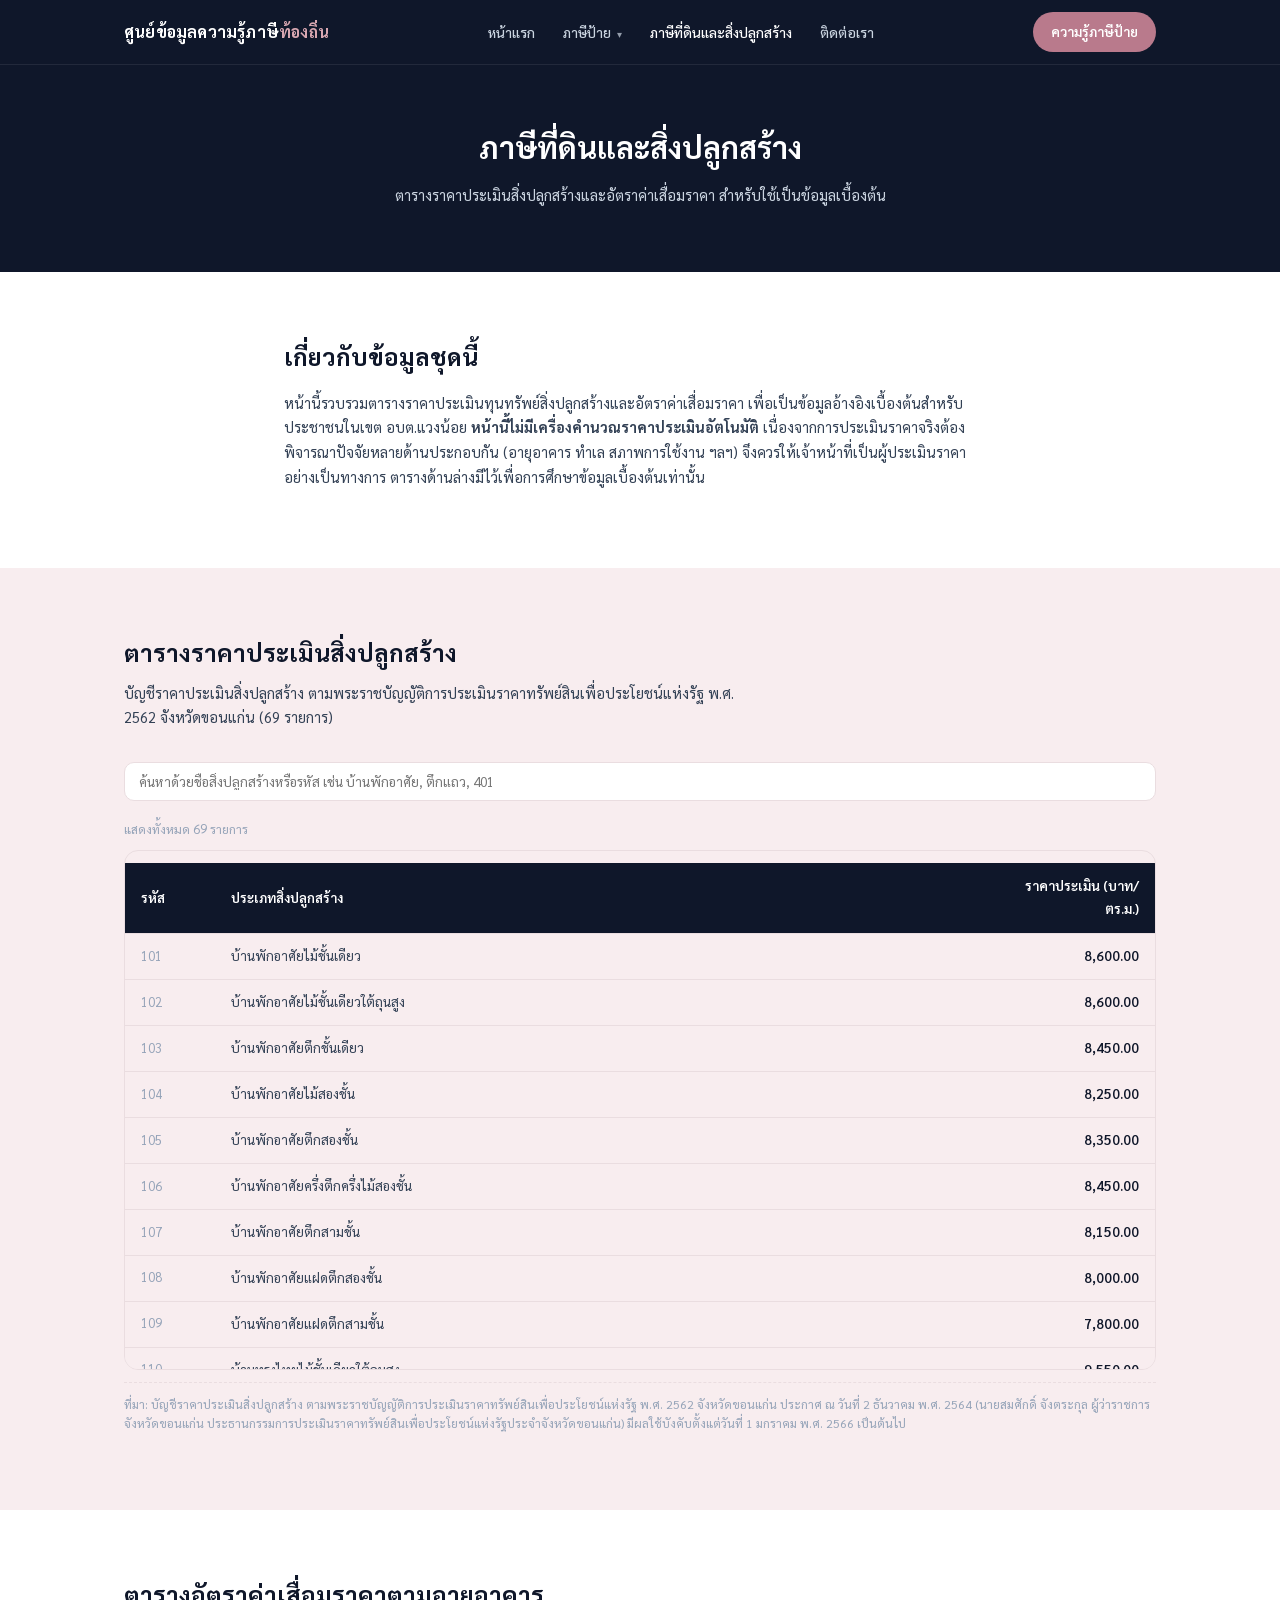
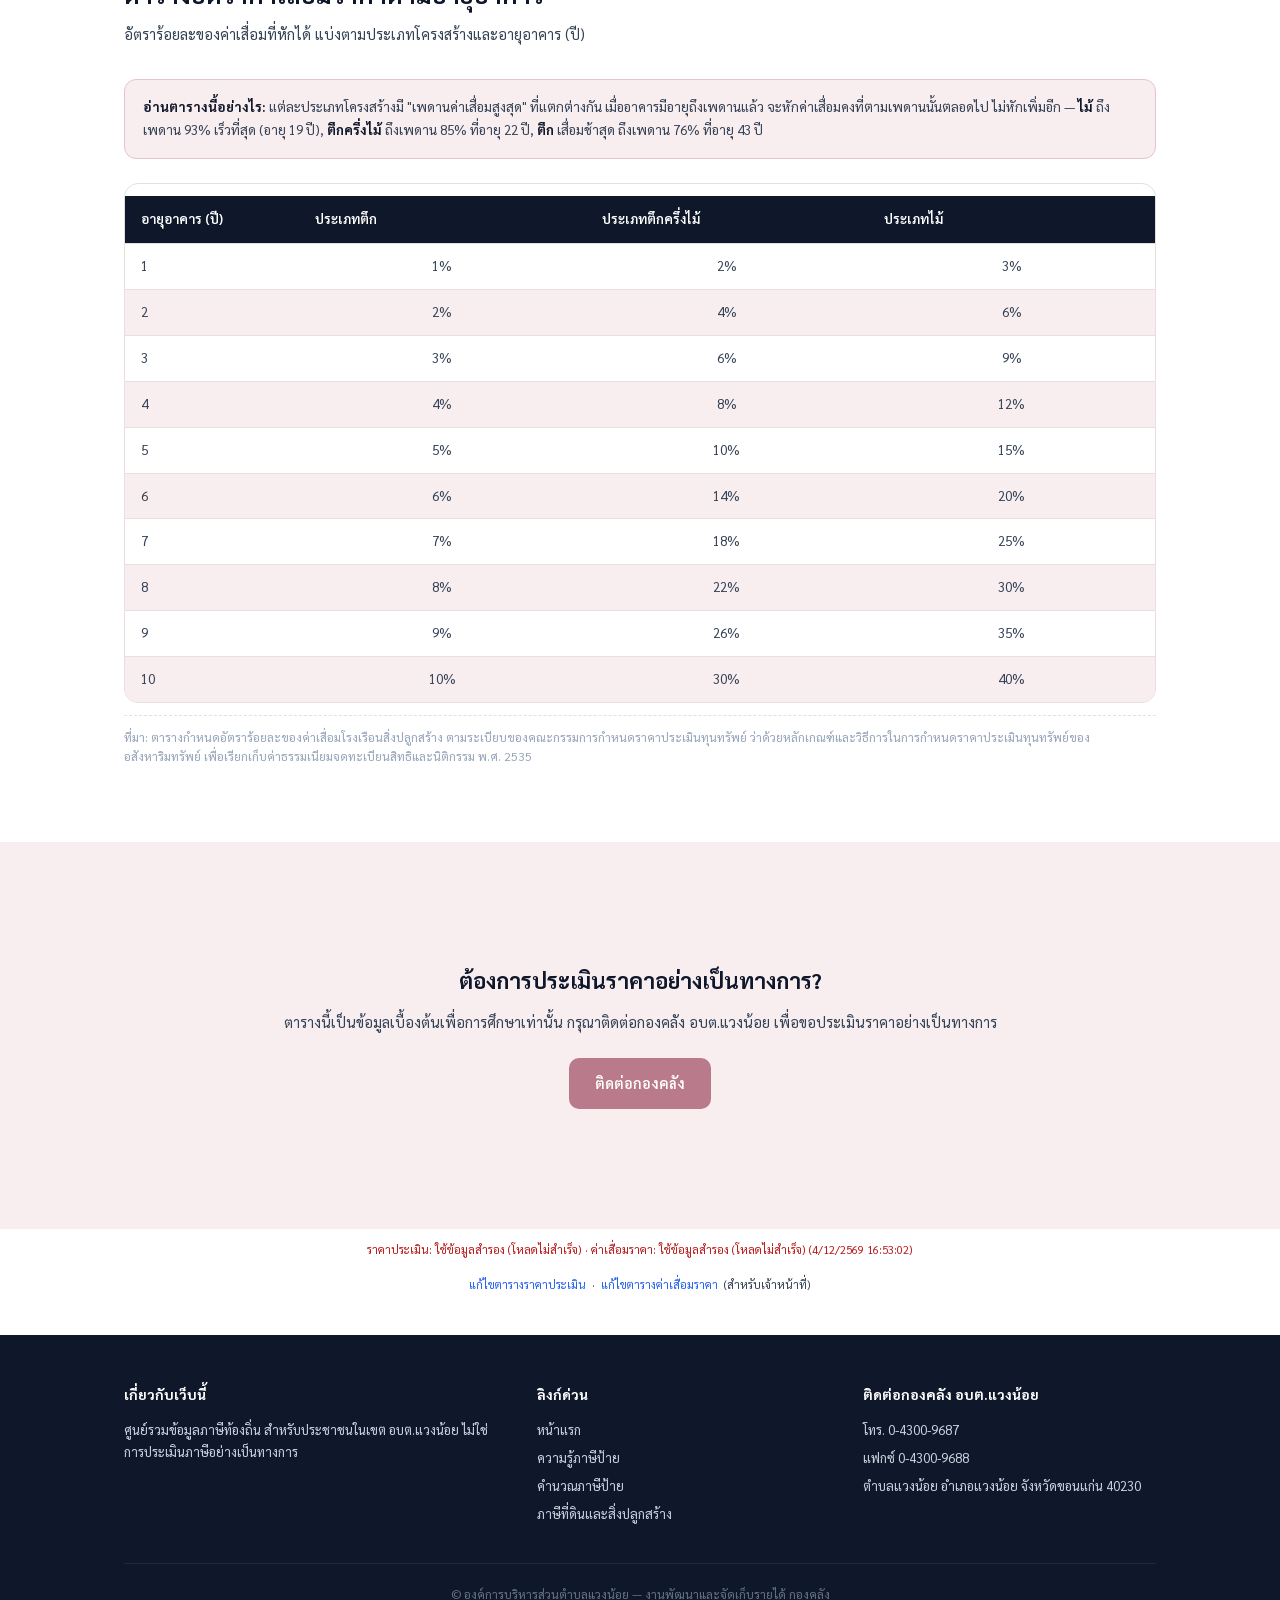
<file: land-tax.html>
<!DOCTYPE html>
<html lang="th">
<head>
<meta charset="UTF-8">
<meta name="viewport" content="width=device-width, initial-scale=1.0">
<title>ภาษีที่ดินและสิ่งปลูกสร้าง | ศูนย์ข้อมูลภาษีท้องถิ่น อบต.แวงน้อย</title>
<link href="https://fonts.googleapis.com/css2?family=Sarabun:wght@300;400;500;600;700&display=swap" rel="stylesheet">
<link rel="stylesheet" href="style.css">
</head>
<body>

<nav class="nav">
  <div class="wrap">
    <a href="index.html" class="nav-logo">ศูนย์ข้อมูลความรู้ภาษี<span>ท้องถิ่น</span></a>
    <ul class="nav-links">
      <li><a href="index.html">หน้าแรก</a></li>
      <li class="nav-item">
        <a href="knowledge.html">ภาษีป้าย <span class="nav-caret">▾</span></a>
        <div class="nav-dropdown">
          <a href="knowledge.html">ความรู้ภาษีป้าย</a>
          <a href="calculator.html">คำนวณภาษีป้าย</a>
        </div>
      </li>
      <li><a href="land-tax.html" class="active">ภาษีที่ดินและสิ่งปลูกสร้าง</a></li>
      <li><a href="#footer-contact">ติดต่อเรา</a></li>
    </ul>
    <a href="knowledge.html" class="nav-cta">ความรู้ภาษีป้าย</a>
  </div>
</nav>

<header class="page-header">
  <div class="wrap">
    <h1>ภาษีที่ดินและสิ่งปลูกสร้าง</h1>
    <p>ตารางราคาประเมินสิ่งปลูกสร้างและอัตราค่าเสื่อมราคา สำหรับใช้เป็นข้อมูลเบื้องต้น</p>
  </div>
</header>

<section>
  <div class="wrap" style="max-width:760px">
    <h2 class="section-title">เกี่ยวกับข้อมูลชุดนี้</h2>
    <p style="font-size:14.5px">
      หน้านี้รวบรวมตารางราคาประเมินทุนทรัพย์สิ่งปลูกสร้างและอัตราค่าเสื่อมราคา เพื่อเป็นข้อมูลอ้างอิงเบื้องต้นสำหรับประชาชนในเขต อบต.แวงน้อย
      <b>หน้านี้ไม่มีเครื่องคำนวณราคาประเมินอัตโนมัติ</b> เนื่องจากการประเมินราคาจริงต้องพิจารณาปัจจัยหลายด้านประกอบกัน
      (อายุอาคาร ทำเล สภาพการใช้งาน ฯลฯ) จึงควรให้เจ้าหน้าที่เป็นผู้ประเมินราคาอย่างเป็นทางการ ตารางด้านล่างมีไว้เพื่อการศึกษาข้อมูลเบื้องต้นเท่านั้น
    </p>
  </div>
</section>

<section class="alt">
  <div class="wrap">
    <h2 class="section-title">ตารางราคาประเมินสิ่งปลูกสร้าง</h2>
    <p class="section-sub">บัญชีราคาประเมินสิ่งปลูกสร้าง ตามพระราชบัญญัติการประเมินราคาทรัพย์สินเพื่อประโยชน์แห่งรัฐ พ.ศ. 2562 จังหวัดขอนแก่น (69 รายการ)</p>

    <div class="table-tools">
      <input type="text" id="priceSearch" placeholder="ค้นหาด้วยชื่อสิ่งปลูกสร้างหรือรหัส เช่น บ้านพักอาศัย, ตึกแถว, 401" oninput="filterPriceTable()">
    </div>
    <p class="table-count" id="priceCount">กำลังโหลดข้อมูล...</p>

    <div class="data-table-wrap">
      <table class="data-table" id="priceTable">
        <thead>
          <tr><th style="width:90px">รหัส</th><th>ประเภทสิ่งปลูกสร้าง</th><th style="width:160px; text-align:right">ราคาประเมิน (บาท/ตร.ม.)</th></tr>
        </thead>
        <tbody>
        </tbody>
      </table>
      <p class="no-results" id="priceNoResults">ไม่พบรายการที่ค้นหา ลองใช้คำอื่น</p>
    </div>

    <p class="source-note">
      ที่มา: บัญชีราคาประเมินสิ่งปลูกสร้าง ตามพระราชบัญญัติการประเมินราคาทรัพย์สินเพื่อประโยชน์แห่งรัฐ พ.ศ. 2562 จังหวัดขอนแก่น
      ประกาศ ณ วันที่ 2 ธันวาคม พ.ศ. 2564 (นายสมศักดิ์ จังตระกุล ผู้ว่าราชการจังหวัดขอนแก่น ประธานกรรมการประเมินราคาทรัพย์สินเพื่อประโยชน์แห่งรัฐประจำจังหวัดขอนแก่น)
      มีผลใช้บังคับตั้งแต่วันที่ 1 มกราคม พ.ศ. 2566 เป็นต้นไป
    </p>
  </div>
</section>

<section>
  <div class="wrap">
    <h2 class="section-title">ตารางอัตราค่าเสื่อมราคาตามอายุอาคาร</h2>
    <p class="section-sub">อัตราร้อยละของค่าเสื่อมที่หักได้ แบ่งตามประเภทโครงสร้างและอายุอาคาร (ปี)</p>

    <div class="callout">
      <b>อ่านตารางนี้อย่างไร:</b> แต่ละประเภทโครงสร้างมี "เพดานค่าเสื่อมสูงสุด" ที่แตกต่างกัน เมื่ออาคารมีอายุถึงเพดานแล้ว
      จะหักค่าเสื่อมคงที่ตามเพดานนั้นตลอดไป ไม่หักเพิ่มอีก — <b>ไม้</b> ถึงเพดาน 93% เร็วที่สุด (อายุ 19 ปี),
      <b>ตึกครึ่งไม้</b> ถึงเพดาน 85% ที่อายุ 22 ปี, <b>ตึก</b> เสื่อมช้าสุด ถึงเพดาน 76% ที่อายุ 43 ปี
    </div>

    <div class="data-table-wrap">
      <table class="data-table dep-table">
        <thead>
          <tr><th>อายุอาคาร (ปี)</th><th>ประเภทตึก</th><th>ประเภทตึกครึ่งไม้</th><th>ประเภทไม้</th></tr>
        </thead>
        <tbody>
        </tbody>
      </table>
    </div>

    <p class="source-note">
      ที่มา: ตารางกำหนดอัตราร้อยละของค่าเสื่อมโรงเรือนสิ่งปลูกสร้าง ตามระเบียบของคณะกรรมการกำหนดราคาประเมินทุนทรัพย์
      ว่าด้วยหลักเกณฑ์และวิธีการในการกำหนดราคาประเมินทุนทรัพย์ของอสังหาริมทรัพย์ เพื่อเรียกเก็บค่าธรรมเนียมจดทะเบียนสิทธิและนิติกรรม พ.ศ. 2535
    </p>
  </div>
</section>

<section class="alt">
  <div class="wrap">
    <div class="band">
      <h2>ต้องการประเมินราคาอย่างเป็นทางการ?</h2>
      <p>ตารางนี้เป็นข้อมูลเบื้องต้นเพื่อการศึกษาเท่านั้น กรุณาติดต่อกองคลัง อบต.แวงน้อย เพื่อขอประเมินราคาอย่างเป็นทางการ</p>
      <div class="btn-row" style="justify-content:center">
        <a href="#footer-contact" class="btn btn-pink">ติดต่อกองคลัง</a>
      </div>
    </div>
  </div>
</section>

<p id="lt-source-status" style="text-align:center; font-size:11.5px; color:#94a3b8; padding:0 24px 4px;"></p>
<p style="text-align:center; font-size:11.5px; padding:0 24px 24px;">
  <a href="https://docs.google.com/spreadsheets/d/e/2PACX-1vQYZpkIZONDriKxtd29DnZbhMiRi-lZ14UczQ255n_L8lFqXRchMVhRZdjLGX7A1t4ZqrX0TvXHOt7c/pub?output=csv" target="_blank" rel="noopener" style="color:var(--blue)">แก้ไขตารางราคาประเมิน</a>
  &nbsp;·&nbsp;
  <a href="https://docs.google.com/spreadsheets/d/e/2PACX-1vTqjaHfpFtOdHm90TQqtDsD4mm768UKhg-tXnOVV--dyF00U_6UxrcZ1nwPs0RQWuYXqPssMkxWXc5N/pub?output=csv" target="_blank" rel="noopener" style="color:var(--blue)">แก้ไขตารางค่าเสื่อมราคา</a>
  &nbsp;(สำหรับเจ้าหน้าที่)
</p>

<footer id="footer-contact">
  <div class="wrap">
    <div class="footer-grid">
      <div class="footer-col">
        <h4>เกี่ยวกับเว็บนี้</h4>
        <p>ศูนย์รวมข้อมูลภาษีท้องถิ่น สำหรับประชาชนในเขต อบต.แวงน้อย ไม่ใช่การประเมินภาษีอย่างเป็นทางการ</p>
      </div>
      <div class="footer-col">
        <h4>ลิงก์ด่วน</h4>
        <a href="index.html">หน้าแรก</a>
        <a href="knowledge.html">ความรู้ภาษีป้าย</a>
        <a href="calculator.html">คำนวณภาษีป้าย</a>
        <a href="land-tax.html">ภาษีที่ดินและสิ่งปลูกสร้าง</a>
      </div>
      <div class="footer-col">
        <h4>ติดต่อกองคลัง อบต.แวงน้อย</h4>
        <p>โทร. 0-4300-9687</p>
        <p>แฟกซ์ 0-4300-9688</p>
        <p>ตำบลแวงน้อย อำเภอแวงน้อย จังหวัดขอนแก่น 40230</p>
      </div>
    </div>
    <div class="footer-bottom">© องค์การบริหารส่วนตำบลแวงน้อย — งานพัฒนาและจัดเก็บรายได้ กองคลัง</div>
  </div>
</footer>

<script>
function filterPriceTable(){
  const q = document.getElementById('priceSearch').value.trim().toLowerCase();
  const rows = document.querySelectorAll('#priceTable tbody tr');
  let visible = 0;
  rows.forEach(row => {
    const text = row.textContent.toLowerCase();
    const match = text.includes(q);
    row.style.display = match ? '' : 'none';
    if(match) visible++;
  });
  document.getElementById('priceCount').textContent = q ? `พบ ${visible} รายการ` : `แสดงทั้งหมด ${rows.length} รายการ`;
  document.getElementById('priceNoResults').style.display = visible === 0 ? 'block' : 'none';
}
</script>
<script src="land-tax.js"></script>

</body>
</html>
</file>
<file: style.css>
:root{
  --navy:#0F172A;
  --blue:#2563EB;
  --pink:#B97A8C;
  --pink-mid:#D8A7B1;
  --pink-light:#E8C4CC;
  --pink-bg:#F8EDEF;
  --pink-heading-on-dark:#FDF2F5;
  --text-body:#334155;
  --text-light:#CBD5E1;
  --white:#FFFFFF;
  --border:#EADDE0;
  --radius:16px;
}
*{box-sizing:border-box;}
html{scroll-behavior:smooth;}
body{
  font-family:'Sarabun',sans-serif; margin:0; color:var(--text-body);
  background:var(--white); line-height:1.7;
}
a{color:inherit; text-decoration:none;}
img{max-width:100%; display:block;}
.wrap{max-width:1080px; margin:0 auto; padding:0 24px;}

/* ---------- Nav ---------- */
.nav{
  background:var(--navy); position:sticky; top:0; z-index:50;
  border-bottom:1px solid rgba(255,255,255,.08);
}
.nav .wrap{display:flex; align-items:center; justify-content:space-between; height:64px;}
.nav-logo{color:var(--white); font-weight:700; font-size:16px; letter-spacing:.2px;}
.nav-logo span{color:var(--pink-mid);}
.nav-links{display:flex; gap:28px; list-style:none; margin:0; padding:0;}
.nav-links a{color:var(--text-light); font-size:14px; font-weight:500; transition:color .15s;}
.nav-links a:hover, .nav-links a.active{color:var(--white);}
.nav-cta{
  background:var(--pink); color:var(--white); padding:9px 18px; border-radius:999px;
  font-size:13.5px; font-weight:600; white-space:nowrap;
}
.nav-cta:hover{background:var(--pink-mid); color:var(--white);}

.nav-item{position:relative;}
.nav-caret{font-size:10px; margin-left:3px; opacity:.7;}
.nav-dropdown{
  display:none; position:absolute; top:100%; left:0; margin-top:10px;
  background:#1E293B; border:1px solid rgba(255,255,255,.1); border-radius:10px;
  padding:6px; min-width:190px; box-shadow:0 16px 32px rgba(0,0,0,.35); z-index:60;
}
.nav-item:hover .nav-dropdown{display:block;}
.nav-dropdown a{display:block; padding:9px 12px; border-radius:7px; font-size:13.5px; color:var(--text-light);}
.nav-dropdown a:hover{background:rgba(255,255,255,.07); color:var(--white);}

/* ---------- Category cards (home) ---------- */
.cat-grid{display:grid; grid-template-columns:1fr 1fr; gap:22px;}
.cat-card{
  background:var(--white); border:1px solid var(--border); border-radius:20px; padding:32px 28px;
  box-shadow:0 1px 2px rgba(0,0,0,.03); transition:transform .15s, box-shadow .15s;
}
.cat-card:hover{transform:translateY(-3px); box-shadow:0 12px 28px rgba(0,0,0,.08);}
.cat-card .icon{
  width:50px; height:50px; border-radius:14px; background:var(--pink-bg); color:var(--pink);
  display:flex; align-items:center; justify-content:center; font-size:24px; margin-bottom:18px;
}
.cat-card h3{font-size:19px; font-weight:700; color:var(--navy); margin:0 0 8px;}
.cat-card p{font-size:14px; color:var(--text-body); margin:0 0 20px;}
.cat-card .btn-row{gap:10px;}
.cat-card .btn{padding:10px 18px; font-size:13.5px;}

/* ---------- Buttons ---------- */
.btn{
  display:inline-block; padding:13px 26px; border-radius:10px; font-size:14.5px; font-weight:600;
  transition:transform .15s, box-shadow .15s;
}
.btn:hover{transform:translateY(-1px);}
.btn-primary{background:var(--blue); color:var(--white);}
.btn-primary:hover{box-shadow:0 8px 20px rgba(37,99,235,.28); color:var(--white);}
.btn-pink{background:var(--pink); color:var(--white);}
.btn-pink:hover{box-shadow:0 8px 20px rgba(185,122,138,.35); color:var(--white);}
.btn-outline{background:transparent; color:var(--white); border:1.5px solid rgba(255,255,255,.5);}
.btn-outline:hover{background:rgba(255,255,255,.08); color:var(--white);}
.btn-row{display:flex; gap:14px; flex-wrap:wrap;}

/* ---------- Hero ---------- */
.hero{
  background:linear-gradient(160deg,var(--navy) 0%, #1E293B 60%, #2A2140 100%);
  position:relative; overflow:hidden; padding:72px 0 88px;
}
.hero::after{
  content:""; position:absolute; right:-120px; top:-120px; width:420px; height:420px;
  background:radial-gradient(circle, rgba(185,122,138,.35), transparent 70%); border-radius:50%;
}
.hero .wrap{position:relative; z-index:1; text-align:center; max-width:720px;}
.eyebrow{
  display:inline-block; background:rgba(185,122,138,.18); color:var(--pink-light);
  font-size:12.5px; font-weight:600; padding:6px 14px; border-radius:999px; margin-bottom:18px;
  border:1px solid rgba(185,122,138,.3);
}
.hero h1{
  color:var(--white); font-size:38px; font-weight:700; line-height:1.35; margin:0 0 16px;
}
.hero h1 .accent{color:var(--pink-light);}
.hero p{color:var(--text-light); font-size:16px; margin:0 0 32px;}
.hero .btn-row{justify-content:center;}

/* page header (non-home pages) */
.page-header{background:var(--navy); padding:56px 0 64px; text-align:center;}
.page-header h1{color:var(--white); font-size:30px; font-weight:700; margin:0 0 10px;}
.page-header p{color:var(--text-light); font-size:15px; margin:0; max-width:560px; margin:0 auto;}

/* ---------- Sections ---------- */
section{padding:64px 0;}
section.alt{background:var(--pink-bg);}
.section-title{font-size:24px; font-weight:700; color:var(--navy); margin:0 0 8px;}
.section-sub{color:var(--text-body); font-size:14.5px; margin:0 0 32px; max-width:620px;}

/* card grid on home */
.card-grid{display:grid; grid-template-columns:repeat(3,1fr); gap:20px;}
.card{
  background:var(--white); border:1px solid var(--border); border-radius:var(--radius);
  padding:26px 22px; box-shadow:0 1px 2px rgba(0,0,0,.03);
}
.card .icon{
  width:42px; height:42px; border-radius:12px; background:var(--pink-bg); color:var(--pink);
  display:flex; align-items:center; justify-content:center; font-size:20px; margin-bottom:14px;
}
.card h3{font-size:16px; font-weight:700; color:var(--navy); margin:0 0 6px;}
.card p{font-size:13.5px; color:var(--text-body); margin:0;}

/* closing band */
.band{
  background:var(--pink-bg); text-align:center; padding:56px 24px; border-radius:var(--radius);
  margin:0 24px;
}
.band-dark{background:var(--navy);}
.band h2{font-size:22px; font-weight:700; color:var(--navy); margin:0 0 10px;}
.band-dark h2{color:var(--white);}
.band p{color:var(--text-body); font-size:14.5px; margin:0 0 24px;}
.band-dark p{color:var(--text-light);}

/* ---------- Type cards (knowledge page) ---------- */
.type-grid{display:grid; grid-template-columns:repeat(3,1fr); gap:18px;}
.type-card{
  background:var(--white); border:1px solid var(--border); border-radius:var(--radius); padding:22px;
}
.type-card .num{
  display:inline-flex; width:30px; height:30px; border-radius:8px; background:var(--navy); color:var(--white);
  align-items:center; justify-content:center; font-size:13px; font-weight:700; margin-bottom:12px;
}
.type-card h3{font-size:15.5px; font-weight:700; color:var(--navy); margin:0 0 8px;}
.type-card p{font-size:13px; color:var(--text-body); margin:0 0 14px;}
.rate-row{display:flex; justify-content:space-between; font-size:12.5px; padding:6px 0; border-top:1px dashed var(--border);}
.rate-row b{color:var(--pink);}

.callout{
  background:var(--pink-bg); border:1px solid var(--pink-light); border-radius:12px; padding:16px 18px;
  font-size:13.5px; color:var(--text-body); margin:24px 0;
}
.callout b{color:var(--navy);}
.warn{
  background:#FDF2F2; border:1px solid var(--pink-mid); border-left:4px solid var(--pink);
  border-radius:10px; padding:16px 18px; font-size:13.5px; margin:20px 0;
}

table{width:100%; border-collapse:collapse; font-size:13.5px; margin:12px 0 20px;}
th,td{padding:10px 14px; border-bottom:1px solid var(--border); text-align:left;}
th{background:var(--pink-bg); color:var(--navy); font-weight:600;}

.example-box{
  background:var(--navy); color:var(--white); border-radius:12px; padding:20px 22px; font-size:13.5px;
  margin:16px 0 24px;
}
.example-box .line{padding:3px 0; color:var(--text-light);}
.example-box .result{color:var(--pink-light); font-weight:700; font-size:15px;}

.checklist{list-style:none; margin:0; padding:0;}
.checklist li{
  padding:10px 0 10px 30px; position:relative; font-size:14px; border-bottom:1px solid var(--border);
}
.checklist li::before{
  content:""; position:absolute; left:0; top:13px; width:16px; height:16px; border-radius:5px;
  border:1.5px solid var(--pink); background:var(--pink-bg);
}
.footnote{font-size:12px; color:#94a3b8; margin-top:10px;}

/* ---------- Footer ---------- */
footer{background:var(--navy); padding:48px 0 24px; margin-top:16px;}
.footer-grid{display:grid; grid-template-columns:1.3fr 1fr 1fr; gap:32px; margin-bottom:32px;}
.footer-col h4{color:var(--white); font-size:14px; font-weight:700; margin:0 0 12px;}
.footer-col p, .footer-col a{color:var(--text-light); font-size:13px; margin:0 0 6px; display:block;}
.footer-col a:hover{color:var(--pink-light);}
.footer-bottom{
  border-top:1px solid rgba(255,255,255,.08); text-align:center; padding-top:20px;
  color:#64748b; font-size:12px;
}

@media(max-width:820px){
  .card-grid, .type-grid{grid-template-columns:1fr;}
  .cat-grid{grid-template-columns:1fr;}
  .footer-grid{grid-template-columns:1fr; gap:24px;}
  .nav-links{display:none;}
  .hero h1{font-size:28px;}
}

/* ---------- Searchable data table (land tax page) ---------- */
.table-tools{display:flex; gap:12px; flex-wrap:wrap; margin-bottom:18px;}
.table-tools input, .table-tools select{
  padding:10px 14px; border:1px solid var(--border); border-radius:10px; font-size:13.5px;
  font-family:'Sarabun',sans-serif; color:var(--navy); background:#fff;
}
.table-tools input{flex:1; min-width:200px;}
.table-tools input:focus, .table-tools select:focus{outline:2px solid var(--pink); outline-offset:1px; border-color:transparent;}
.table-count{font-size:12.5px; color:#94a3b8; margin-bottom:10px;}

.data-table-wrap{
  max-height:520px; overflow-y:auto; border:1px solid var(--border); border-radius:14px;
}
.data-table{width:100%; border-collapse:collapse; font-size:13.5px;}
.data-table thead th{
  position:sticky; top:0; background:var(--navy); color:var(--white); font-weight:600;
  padding:12px 16px; text-align:left; z-index:2;
}
.data-table td{padding:11px 16px; border-bottom:1px solid var(--border);}
.data-table tbody tr:nth-child(even){background:var(--pink-bg);}
.data-table tbody tr:hover{background:var(--pink-light);}
.data-table td.num{text-align:right; font-weight:600; color:var(--navy); white-space:nowrap;}
.data-table td.code{color:#94a3b8; font-size:12.5px;}
.no-results{padding:24px; text-align:center; color:#94a3b8; font-size:13.5px; display:none;}

.dep-table th, .dep-table td{text-align:center;}
.dep-table td:first-child, .dep-table th:first-child{text-align:left;}
.dep-cap{color:var(--pink); font-weight:700;}

.source-note{
  font-size:12px; color:#94a3b8; margin-top:12px; padding-top:12px; border-top:1px dashed var(--border);
  line-height:1.6;
}
</file>
